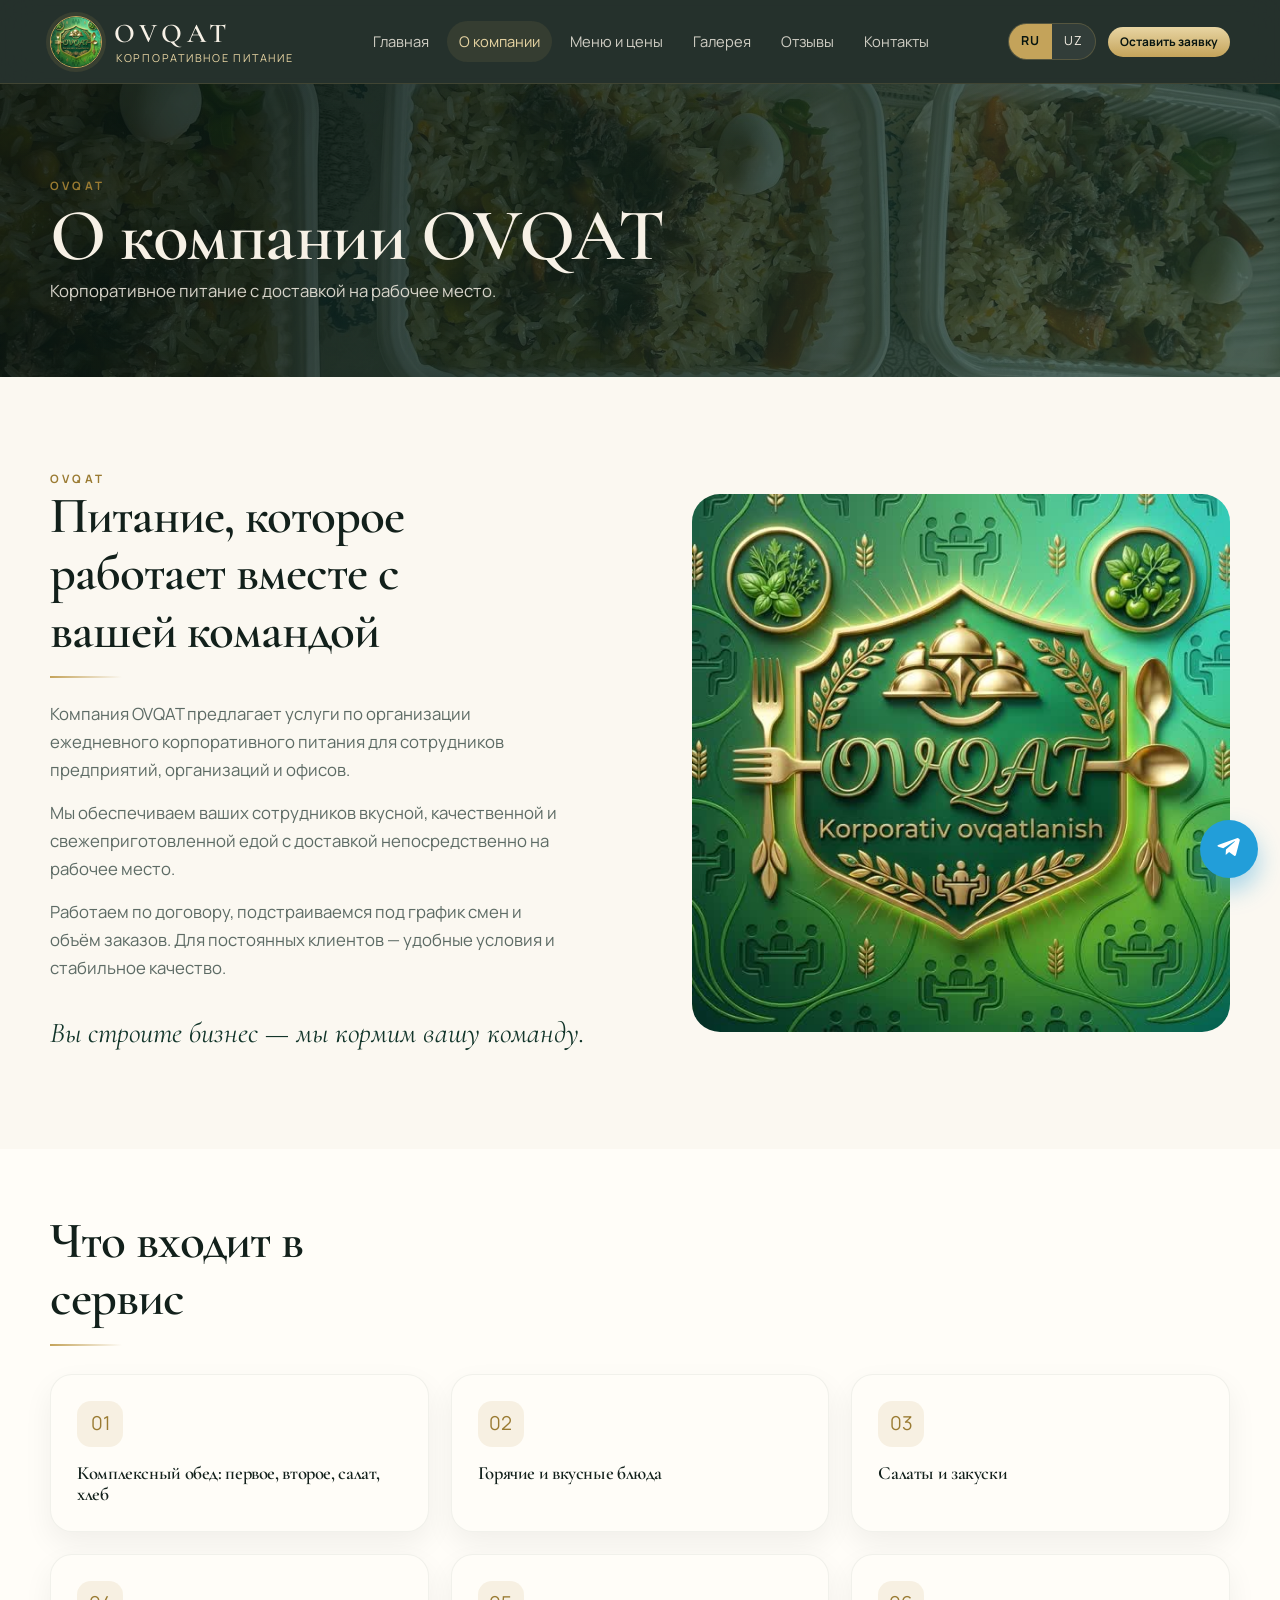
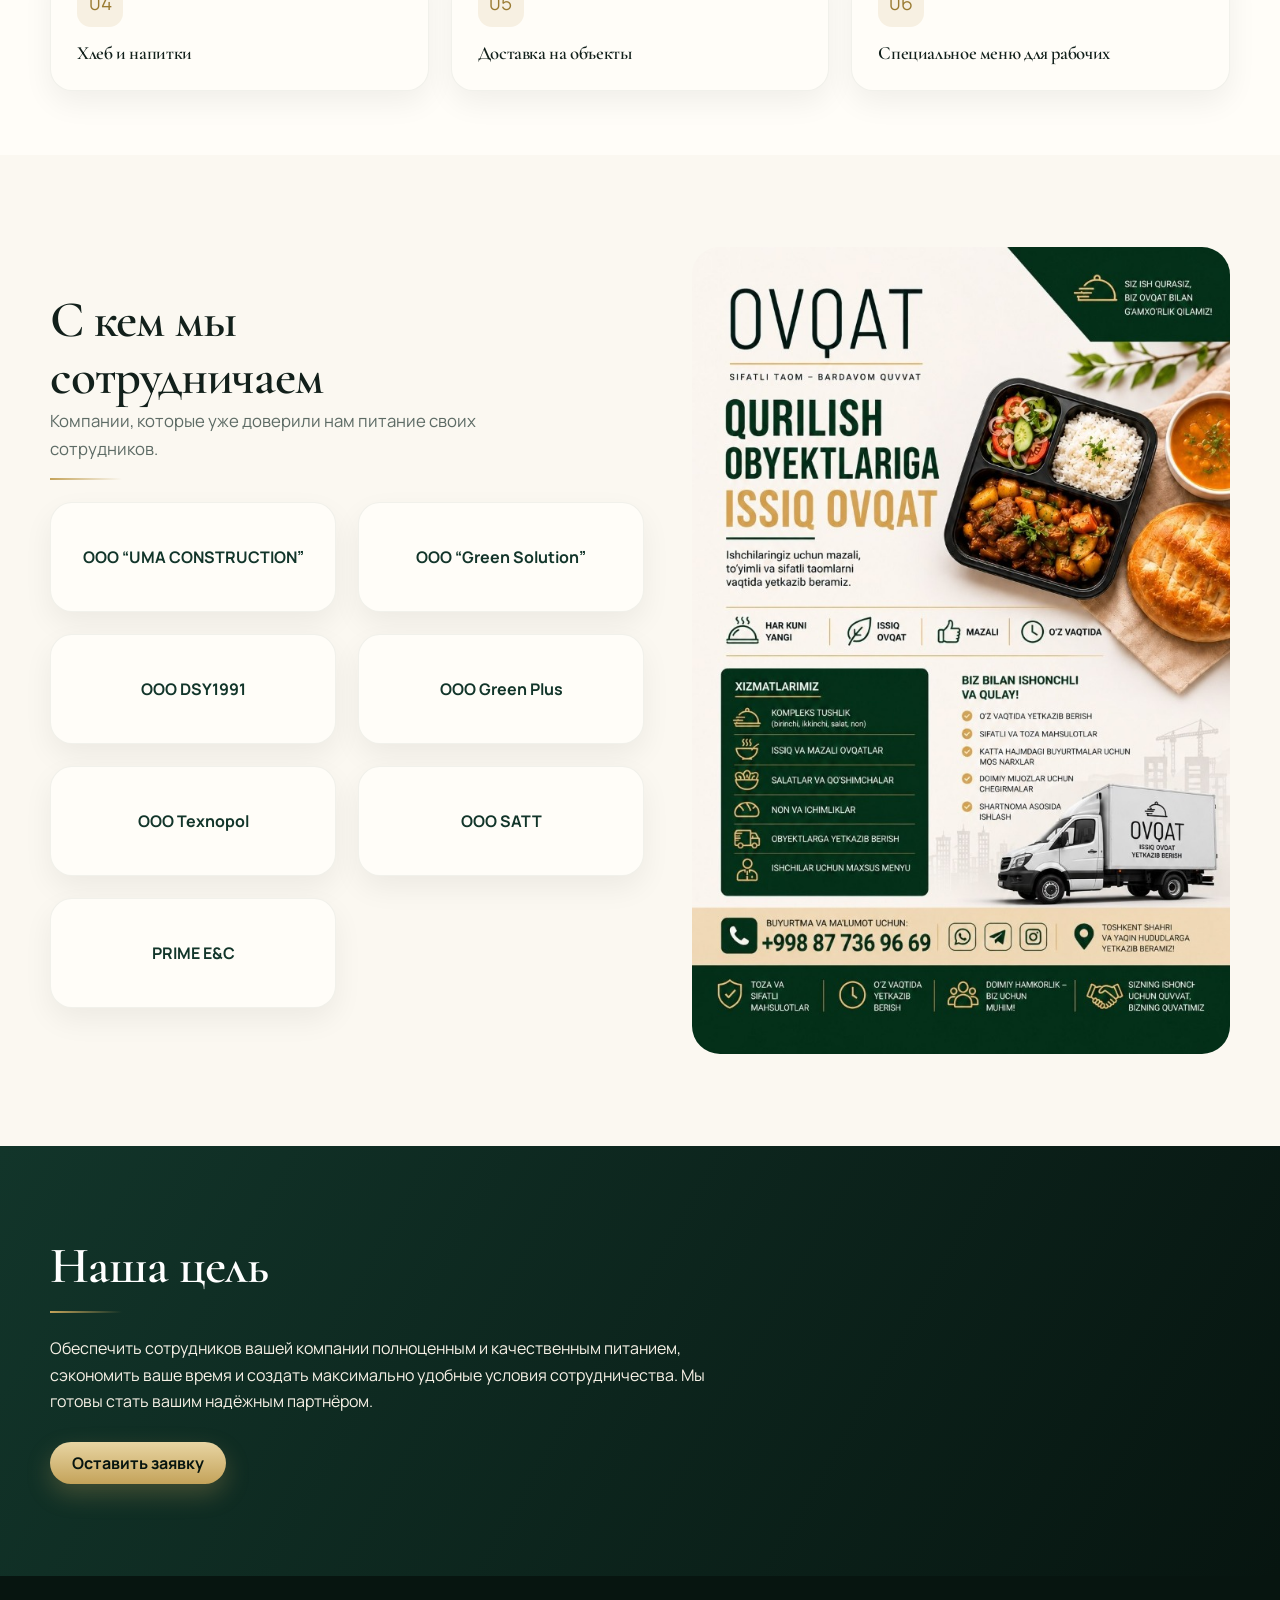
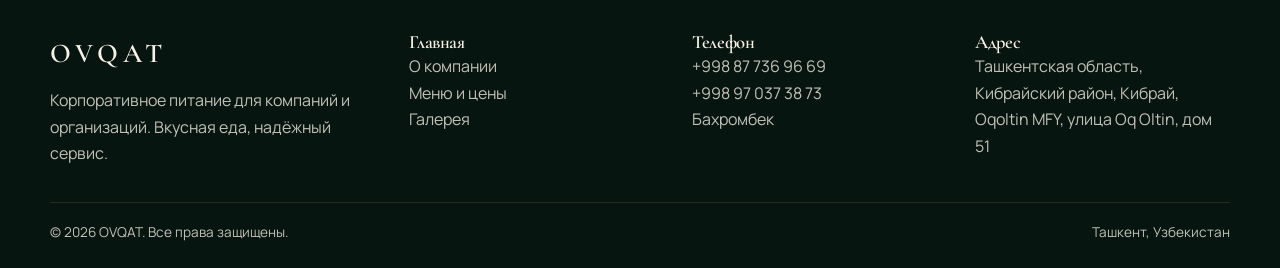
<file: about.html>
<!DOCTYPE html>
<html lang="ru">
<head>
  <meta charset="UTF-8">
  <meta name="viewport" content="width=device-width, initial-scale=1">
  <title>О компании — OVQAT</title>
  <meta name="description" content="OVQAT — корпоративное питание для сотрудников компаний и организаций в Ташкенте. Свежая еда с доставкой на объект.">
  <link rel="icon" href="favicon.svg" type="image/svg+xml">
  <link rel="preconnect" href="https://fonts.googleapis.com">
  <link rel="preconnect" href="https://fonts.gstatic.com" crossorigin>
  <link href="https://fonts.googleapis.com/css2?family=Cormorant+Garamond:ital,wght@0,600;1,600&family=Manrope:wght@400;600;700;800&display=swap" rel="stylesheet">
  <link rel="stylesheet" href="style.css">
</head>
<body data-page="about">
  <header class="header">
    <div class="header-inner">
      <a class="brand" href="index.html">
        <img src="logo.jpg" alt="OVQAT">
        <span>
          <span class="brand-name">OVQAT</span>
          <span class="brand-sub" data-i18n="brandSub">Корпоративное питание</span>
        </span>
      </a>
      <nav class="nav">
        <a href="index.html" data-page="home" data-i18n="navHome">Главная</a>
        <a href="about.html" data-page="about" data-i18n="navAbout">О компании</a>
        <a href="menu.html" data-page="menu" data-i18n="navMenu">Меню и цены</a>
        <a href="gallery.html" data-page="gallery" data-i18n="navGallery">Галерея</a>
        <a href="reviews.html" data-page="reviews" data-i18n="navReviews">Отзывы</a>
        <a href="contacts.html" data-page="contacts" data-i18n="navContacts">Контакты</a>
      </nav>
      <div class="header-actions">
        <div class="lang">
          <button type="button" data-lang="ru" class="active">RU</button>
          <button type="button" data-lang="uz">UZ</button>
        </div>
        <a class="btn btn-gold btn-sm" href="contacts.html" data-i18n="ctaOrder">Оставить заявку</a>
        <button class="menu-toggle" type="button" aria-label="menu"><span></span><span></span><span></span></button>
      </div>
    </div>
  </header>

  <section class="page-hero">
    <div class="container">
      <p class="eyebrow">OVQAT</p>
      <h1 data-i18n="aboutHero">О компании OVQAT</h1>
      <p class="section-lead" style="color:rgba(247,241,230,.85)" data-i18n="aboutLead">Корпоративное питание с доставкой на рабочее место.</p>
    </div>
  </section>

  <section class="section">
    <div class="container grid-2">
      <div>
        <p class="eyebrow" data-i18n="introEyebrow">OVQAT</p>
        <h2 class="section-title" data-i18n="introTitle">Питание, которое работает вместе с вашей командой</h2>
        <div class="gold-line"></div>
        <p class="section-lead" data-i18n="about1">Компания OVQAT предлагает услуги по организации ежедневного корпоративного питания для сотрудников предприятий, организаций и офисов.</p>
        <p class="section-lead" style="margin-top:16px" data-i18n="about2">Мы обеспечиваем ваших сотрудников вкусной, качественной и свежеприготовленной едой с доставкой непосредственно на рабочее место.</p>
        <p class="section-lead" style="margin-top:16px" data-i18n="about3">Работаем по договору, подстраиваемся под график смен и объём заказов. Для постоянных клиентов — удобные условия и стабильное качество.</p>
        <p class="quote" style="margin-top:28px" data-i18n="introQuote">Вы строите бизнес — мы кормим вашу команду.</p>
      </div>
      <div class="split-photo">
        <img src="logo.jpg" alt="Логотип OVQAT">
      </div>
    </div>
  </section>

  <section class="section tight" style="background:#fffdf8">
    <div class="container">
      <h2 class="section-title" data-i18n="servicesTitle">Что входит в сервис</h2>
      <div class="gold-line"></div>
      <div class="why" style="margin-top:28px">
        <article class="why-item"><div class="icon">01</div><h3 data-i18n="s1">Комплексный обед: первое, второе, салат, хлеб</h3></article>
        <article class="why-item"><div class="icon">02</div><h3 data-i18n="s2">Горячие и вкусные блюда</h3></article>
        <article class="why-item"><div class="icon">03</div><h3 data-i18n="s3">Салаты и закуски</h3></article>
        <article class="why-item"><div class="icon">04</div><h3 data-i18n="s4">Хлеб и напитки</h3></article>
        <article class="why-item"><div class="icon">05</div><h3 data-i18n="s5">Доставка на объекты</h3></article>
        <article class="why-item"><div class="icon">06</div><h3 data-i18n="s6">Специальное меню для рабочих</h3></article>
      </div>
    </div>
  </section>

  <section class="section">
    <div class="container grid-2">
      <div>
        <h2 class="section-title" data-i18n="whoTitle">С кем мы сотрудничаем</h2>
        <p class="section-lead" data-i18n="whoLead">Компании, которые уже доверили нам питание своих сотрудников.</p>
        <div class="gold-line"></div>
        <div class="partners" style="grid-template-columns:1fr 1fr; margin-top:20px">
          <div class="partner">OOO “UMA CONSTRUCTION”</div>
          <div class="partner">OOO “Green Solution”</div>
          <div class="partner">OOO DSY1991</div>
          <div class="partner">OOO Green Plus</div>
          <div class="partner">OOO Texnopol</div>
          <div class="partner">OOO SATT</div>
          <div class="partner">PRIME E&amp;C</div>
        </div>
      </div>
      <div class="split-photo">
        <img src="flyer-new.jpg" alt="OVQAT flyer">
      </div>
    </div>
  </section>

  <section class="section" style="background:linear-gradient(120deg,#12352a,#071510); color:#f7f1e6">
    <div class="container">
      <h2 class="section-title" style="color:#fff" data-i18n="goalTitle">Наша цель</h2>
      <div class="gold-line"></div>
      <p data-i18n="goalText" style="max-width:70ch">Обеспечить сотрудников вашей компании полноценным и качественным питанием, сэкономить ваше время и создать максимально удобные условия сотрудничества. Мы готовы стать вашим надёжным партнёром.</p>
      <p style="margin-top:28px"><a class="btn btn-gold" href="contacts.html" data-i18n="ctaOrder">Оставить заявку</a></p>
    </div>
  </section>

  <footer class="footer">
    <div class="container footer-grid">
      <div>
        <div class="brand-name">OVQAT</div>
        <p style="margin-top:10px" data-i18n="footerAbout">Корпоративное питание для компаний и организаций. Вкусная еда, надёжный сервис.</p>
      </div>
      <div>
        <h3 data-i18n="navHome">Главная</h3>
        <p><a href="about.html" data-i18n="navAbout">О компании</a></p>
        <p><a href="menu.html" data-i18n="navMenu">Меню и цены</a></p>
        <p><a href="gallery.html" data-i18n="navGallery">Галерея</a></p>
      </div>
      <div>
        <h3 data-i18n="phone">Телефон</h3>
        <p><a href="tel:+998877369669">+998 87 736 96 69</a></p>
        <p><a href="tel:+998970373873">+998 97 037 38 73</a></p>
        <p>Бахромбек</p>
      </div>
      <div>
        <h3 data-i18n="address">Адрес</h3>
        <p data-i18n="addressFull">Ташкентская область, Кибрайский район, Кибрай, Oqoltin MFY, улица Oq Oltin, дом 51</p>
      </div>
    </div>
    <div class="container footer-bottom">
      <span>© 2026 OVQAT. <span data-i18n="rights">Все права защищены.</span></span>
      <span data-i18n="city">Ташкент, Узбекистан</span>
    </div>
  </footer>
  <a class="telegram" href="https://t.me/ovqat_2026" target="_blank" rel="noopener" aria-label="Telegram">
    <svg width="26" height="26" viewBox="0 0 24 24" fill="currentColor" aria-hidden="true"><path d="M21.198 2.433a2.07 2.07 0 0 0-1.96-.363L2.54 8.13c-1.57.524-1.553 1.47-.3 1.85l4.43 1.382 10.24-6.46c.484-.3.928-.14.564.192l-8.28 7.47-.32 4.81c.47 0 .677-.216.94-.47l2.26-2.2 4.69 3.46c.86.475 1.48.23 1.7-.8L21.9 4.09c.22-1.07-.38-1.55-.7-1.66z"/></svg>
  </a>
  <script src="i18n.js"></script>
  <script src="app.js"></script>
</body>
</html>
</file>
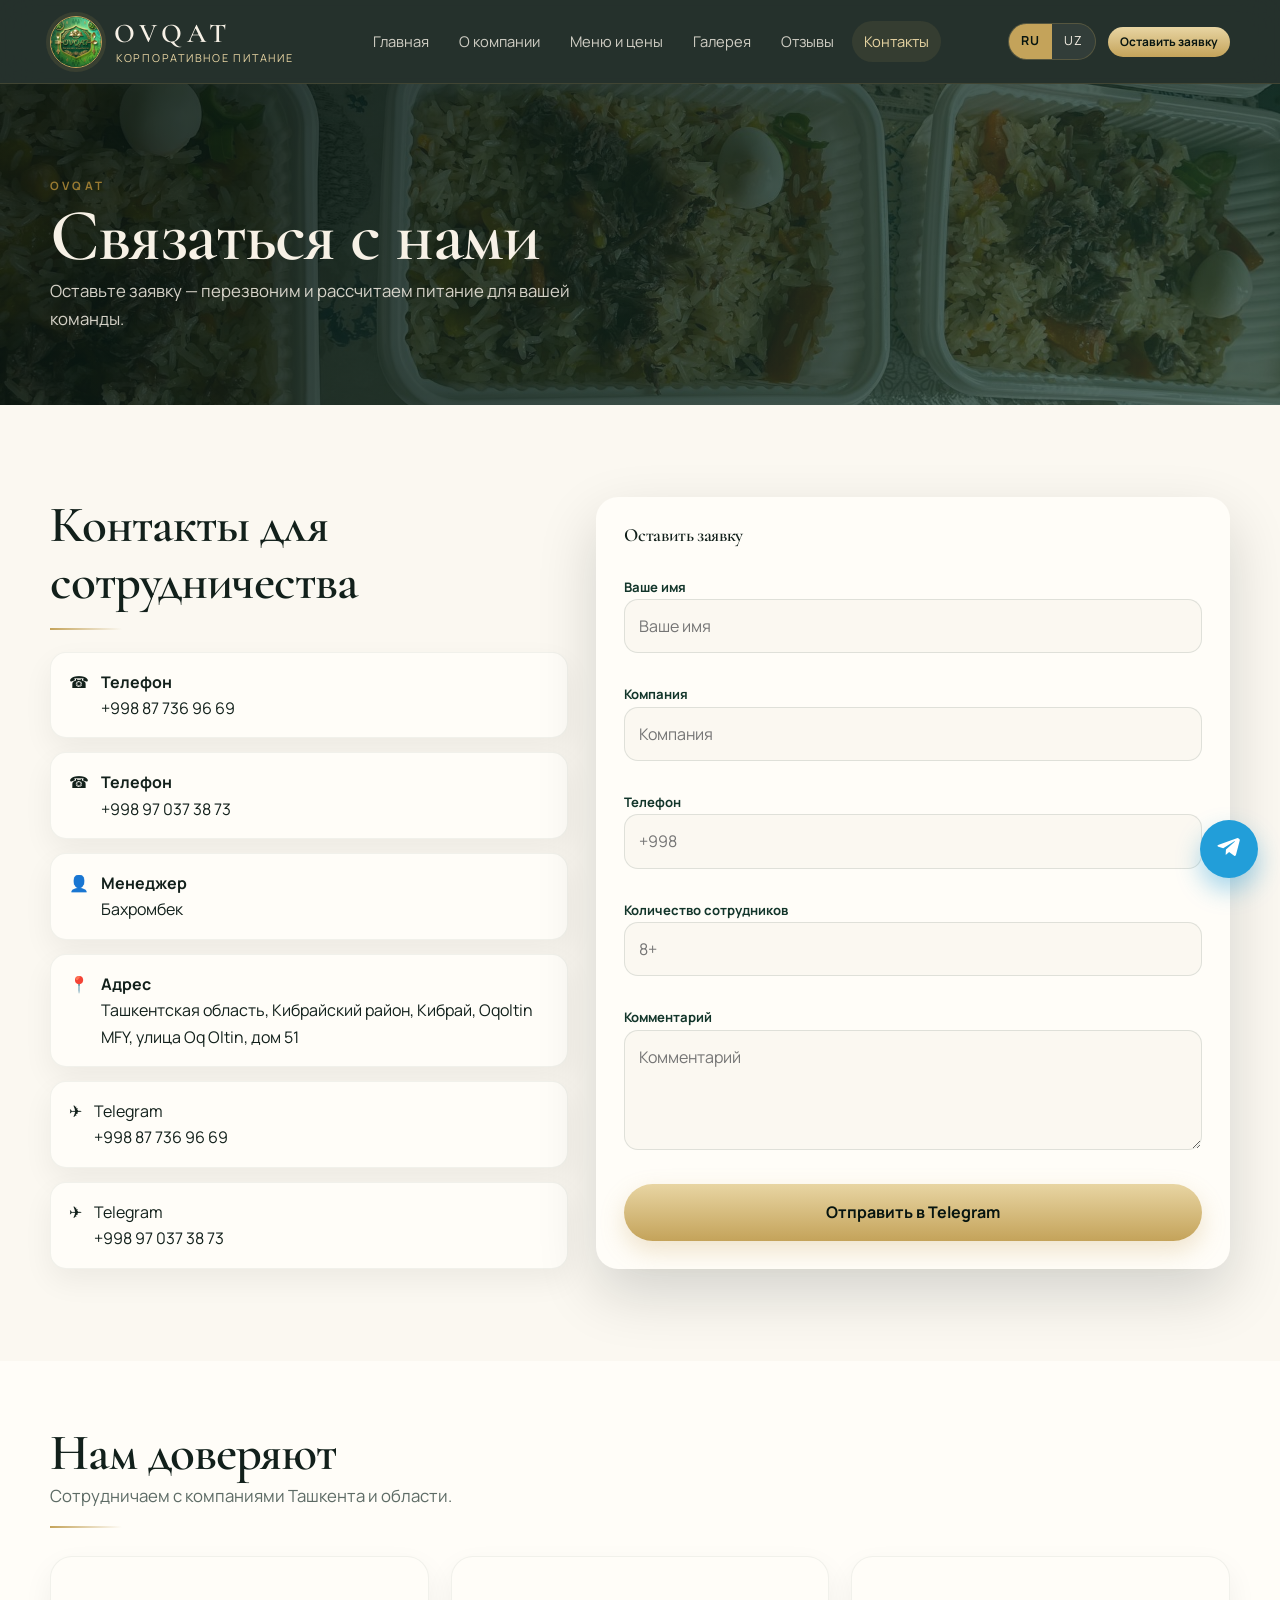
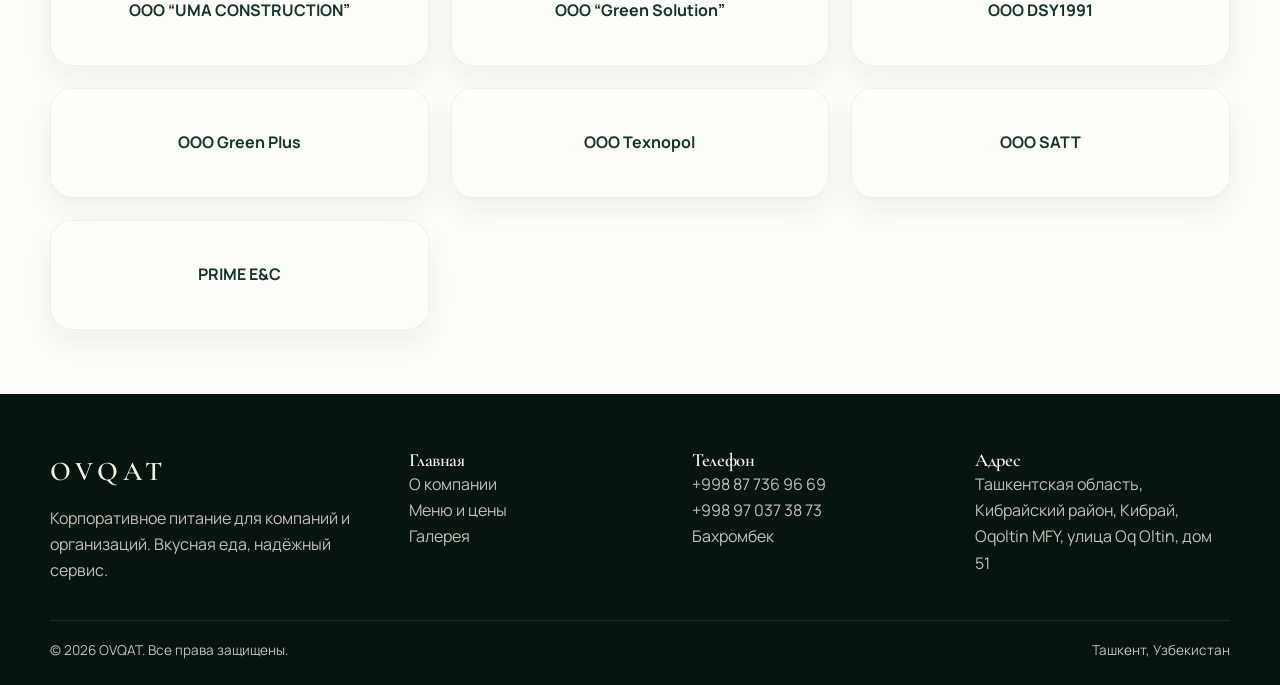
<file: contacts.html>
<!DOCTYPE html>
<html lang="ru">
<head>
  <meta charset="UTF-8">
  <meta name="viewport" content="width=device-width, initial-scale=1">
  <title>Контакты — OVQAT</title>
  <meta name="description" content="Связаться с OVQAT: +998 87 736 96 69, +998 97 037 38 73, Бахромбек. Кибрай, улица Oq Oltin, 51.">
  <link rel="icon" href="favicon.svg" type="image/svg+xml">
  <link rel="preconnect" href="https://fonts.googleapis.com">
  <link rel="preconnect" href="https://fonts.gstatic.com" crossorigin>
  <link href="https://fonts.googleapis.com/css2?family=Cormorant+Garamond:ital,wght@0,600;1,600&family=Manrope:wght@400;600;700;800&display=swap" rel="stylesheet">
  <link rel="stylesheet" href="style.css">
</head>
<body data-page="contacts">
  <header class="header">
    <div class="header-inner">
      <a class="brand" href="index.html">
        <img src="logo.jpg" alt="OVQAT">
        <span>
          <span class="brand-name">OVQAT</span>
          <span class="brand-sub" data-i18n="brandSub">Корпоративное питание</span>
        </span>
      </a>
      <nav class="nav">
        <a href="index.html" data-page="home" data-i18n="navHome">Главная</a>
        <a href="about.html" data-page="about" data-i18n="navAbout">О компании</a>
        <a href="menu.html" data-page="menu" data-i18n="navMenu">Меню и цены</a>
        <a href="gallery.html" data-page="gallery" data-i18n="navGallery">Галерея</a>
        <a href="reviews.html" data-page="reviews" data-i18n="navReviews">Отзывы</a>
        <a href="contacts.html" data-page="contacts" data-i18n="navContacts">Контакты</a>
      </nav>
      <div class="header-actions">
        <div class="lang">
          <button type="button" data-lang="ru" class="active">RU</button>
          <button type="button" data-lang="uz">UZ</button>
        </div>
        <a class="btn btn-gold btn-sm" href="#lead-form" data-i18n="ctaOrder">Оставить заявку</a>
        <button class="menu-toggle" type="button" aria-label="menu"><span></span><span></span><span></span></button>
      </div>
    </div>
  </header>

  <section class="page-hero">
    <div class="container">
      <p class="eyebrow">OVQAT</p>
      <h1 data-i18n="contactsHero">Связаться с нами</h1>
      <p class="section-lead" style="color:rgba(247,241,230,.85)" data-i18n="contactsLead">Оставьте заявку — перезвоним и рассчитаем питание для вашей команды.</p>
    </div>
  </section>

  <section class="section">
    <div class="container contact-grid">
      <div>
        <h2 class="section-title" data-i18n="contactsTitle">Контакты для сотрудничества</h2>
        <div class="gold-line"></div>
        <div class="contact-list">
          <a href="tel:+998877369669"><span>☎</span><span><b data-i18n="phone">Телефон</b><br>+998 87 736 96 69</span></a>
          <a href="tel:+998970373873"><span>☎</span><span><b data-i18n="phone">Телефон</b><br>+998 97 037 38 73</span></a>
          <p><span>👤</span><span><b data-i18n="manager">Менеджер</b><br>Бахромбек</span></p>
          <p><span>📍</span><span><b data-i18n="address">Адрес</b><br><span data-i18n="addressFull">Ташкентская область, Кибрайский район, Кибрай, Oqoltin MFY, улица Oq Oltin, дом 51</span></span></p>
          <a href="https://t.me/+998877369669" target="_blank" rel="noopener"><span>✈</span><span>Telegram<br>+998 87 736 96 69</span></a>
          <a href="https://t.me/ovqat_2026" target="_blank" rel="noopener"><span>✈</span><span>Telegram<br>+998 97 037 38 73</span></a>
        </div>
      </div>
      <form id="lead-form">
        <h3 data-i18n="ctaOrder">Оставить заявку</h3>
        <div>
          <label data-i18n="formName">Ваше имя</label>
          <input name="name" required data-i18n-placeholder="formName">
        </div>
        <div>
          <label data-i18n="formCompany">Компания</label>
          <input name="company" data-i18n-placeholder="formCompany">
        </div>
        <div>
          <label data-i18n="formPhone">Телефон</label>
          <input name="phone" required placeholder="+998">
        </div>
        <div>
          <label data-i18n="formPeople">Количество сотрудников</label>
          <input name="people" type="number" min="8" placeholder="8+">
        </div>
        <div>
          <label data-i18n="formMsg">Комментарий</label>
          <textarea name="message" data-i18n-placeholder="formMsg"></textarea>
        </div>
        <button class="btn btn-gold" type="submit" data-i18n="formSend">Отправить в Telegram</button>
      </form>
    </div>
  </section>

  <section class="section tight" style="background:#fffdf8">
    <div class="container">
      <h2 class="section-title" data-i18n="clientsTitle">Нам доверяют</h2>
      <p class="section-lead" data-i18n="clientsLead">Сотрудничаем с компаниями Ташкента и области.</p>
      <div class="gold-line"></div>
      <div class="partners" style="margin-top:28px">
        <div class="partner">OOO “UMA CONSTRUCTION”</div>
        <div class="partner">OOO “Green Solution”</div>
        <div class="partner">OOO DSY1991</div>
        <div class="partner">OOO Green Plus</div>
        <div class="partner">OOO Texnopol</div>
        <div class="partner">OOO SATT</div>
        <div class="partner">PRIME E&amp;C</div>
      </div>
    </div>
  </section>

  <footer class="footer">
    <div class="container footer-grid">
      <div>
        <div class="brand-name">OVQAT</div>
        <p style="margin-top:10px" data-i18n="footerAbout">Корпоративное питание для компаний и организаций. Вкусная еда, надёжный сервис.</p>
      </div>
      <div>
        <h3 data-i18n="navHome">Главная</h3>
        <p><a href="about.html" data-i18n="navAbout">О компании</a></p>
        <p><a href="menu.html" data-i18n="navMenu">Меню и цены</a></p>
        <p><a href="gallery.html" data-i18n="navGallery">Галерея</a></p>
      </div>
      <div>
        <h3 data-i18n="phone">Телефон</h3>
        <p><a href="tel:+998877369669">+998 87 736 96 69</a></p>
        <p><a href="tel:+998970373873">+998 97 037 38 73</a></p>
        <p>Бахромбек</p>
      </div>
      <div>
        <h3 data-i18n="address">Адрес</h3>
        <p data-i18n="addressFull">Ташкентская область, Кибрайский район, Кибрай, Oqoltin MFY, улица Oq Oltin, дом 51</p>
      </div>
    </div>
    <div class="container footer-bottom">
      <span>© 2026 OVQAT. <span data-i18n="rights">Все права защищены.</span></span>
      <span data-i18n="city">Ташкент, Узбекистан</span>
    </div>
  </footer>
  <a class="telegram" href="https://t.me/ovqat_2026" target="_blank" rel="noopener" aria-label="Telegram">
    <svg width="26" height="26" viewBox="0 0 24 24" fill="currentColor" aria-hidden="true"><path d="M21.198 2.433a2.07 2.07 0 0 0-1.96-.363L2.54 8.13c-1.57.524-1.553 1.47-.3 1.85l4.43 1.382 10.24-6.46c.484-.3.928-.14.564.192l-8.28 7.47-.32 4.81c.47 0 .677-.216.94-.47l2.26-2.2 4.69 3.46c.86.475 1.48.23 1.7-.8L21.9 4.09c.22-1.07-.38-1.55-.7-1.66z"/></svg>
  </a>
  <div class="toast"></div>
  <script src="i18n.js"></script>
  <script src="app.js"></script>
</body>
</html>
</file>
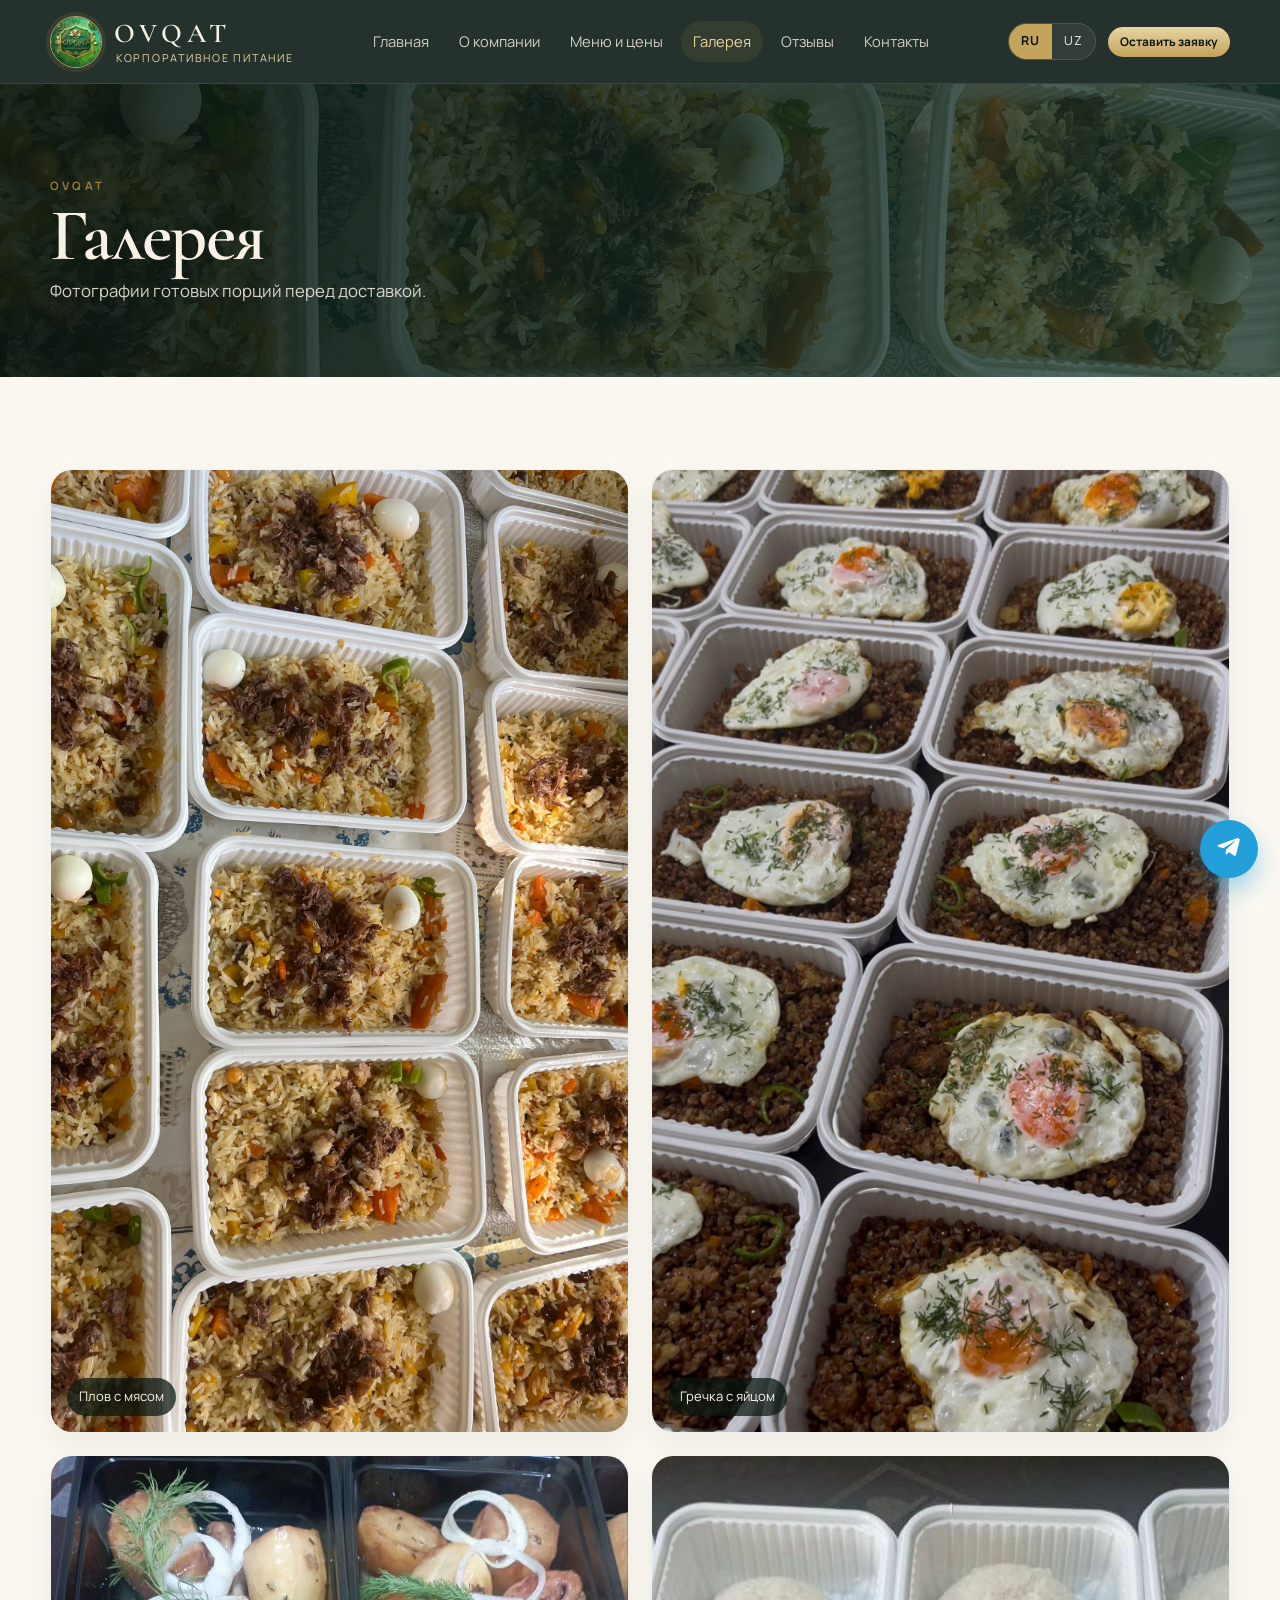
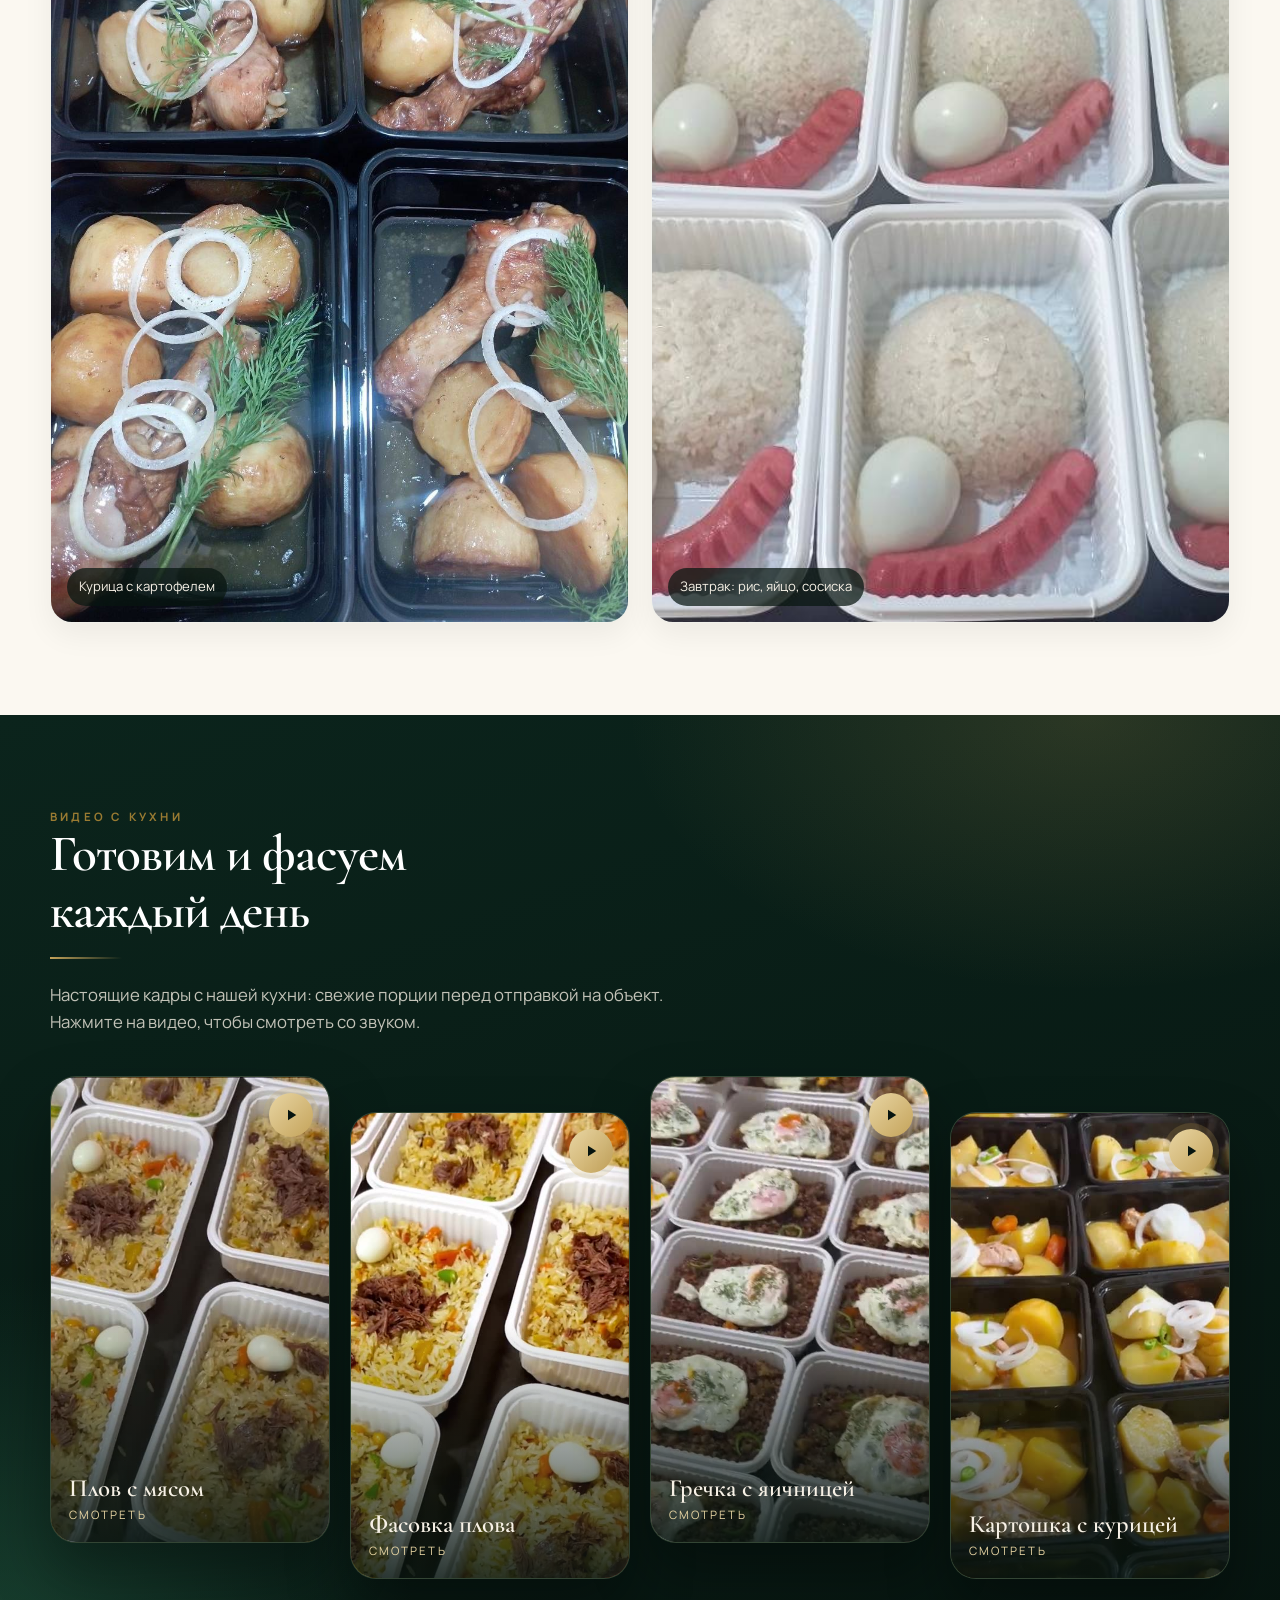
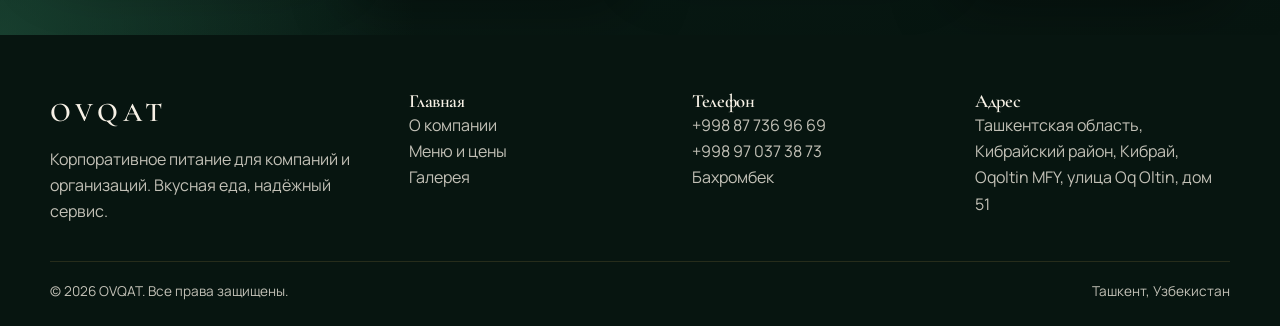
<file: gallery.html>
<!DOCTYPE html>
<html lang="ru">
<head>
  <meta charset="UTF-8">
  <meta name="viewport" content="width=device-width, initial-scale=1">
  <title>Галерея — OVQAT</title>
  <meta name="description" content="Фото готовых порций OVQAT: плов, гречка, курица, завтраки. Корпоративное питание в Ташкенте.">
  <link rel="icon" href="favicon.svg" type="image/svg+xml">
  <link rel="preconnect" href="https://fonts.googleapis.com">
  <link rel="preconnect" href="https://fonts.gstatic.com" crossorigin>
  <link href="https://fonts.googleapis.com/css2?family=Cormorant+Garamond:ital,wght@0,600;1,600&family=Manrope:wght@400;600;700;800&display=swap" rel="stylesheet">
  <link rel="stylesheet" href="style.css">
</head>
<body data-page="gallery">
  <header class="header">
    <div class="header-inner">
      <a class="brand" href="index.html">
        <img src="logo.jpg" alt="OVQAT">
        <span>
          <span class="brand-name">OVQAT</span>
          <span class="brand-sub" data-i18n="brandSub">Корпоративное питание</span>
        </span>
      </a>
      <nav class="nav">
        <a href="index.html" data-page="home" data-i18n="navHome">Главная</a>
        <a href="about.html" data-page="about" data-i18n="navAbout">О компании</a>
        <a href="menu.html" data-page="menu" data-i18n="navMenu">Меню и цены</a>
        <a href="gallery.html" data-page="gallery" data-i18n="navGallery">Галерея</a>
        <a href="reviews.html" data-page="reviews" data-i18n="navReviews">Отзывы</a>
        <a href="contacts.html" data-page="contacts" data-i18n="navContacts">Контакты</a>
      </nav>
      <div class="header-actions">
        <div class="lang">
          <button type="button" data-lang="ru" class="active">RU</button>
          <button type="button" data-lang="uz">UZ</button>
        </div>
        <a class="btn btn-gold btn-sm" href="contacts.html" data-i18n="ctaOrder">Оставить заявку</a>
        <button class="menu-toggle" type="button" aria-label="menu"><span></span><span></span><span></span></button>
      </div>
    </div>
  </header>

  <section class="page-hero">
    <div class="container">
      <p class="eyebrow">OVQAT</p>
      <h1 data-i18n="galleryHero">Галерея</h1>
      <p class="section-lead" style="color:rgba(247,241,230,.85)" data-i18n="galleryPageLead">Фотографии готовых порций перед доставкой.</p>
    </div>
  </section>

  <section class="section">
    <div class="container">
      <div class="gallery-grid">
        <figure class="gallery-item" data-full="food-plov.jpg">
          <img src="food-plov.jpg" alt="Плов">
          <figcaption data-i18n="g2">Плов с мясом</figcaption>
        </figure>
        <figure class="gallery-item" data-full="food-grechka.jpg">
          <img src="food-grechka.jpg" alt="Гречка">
          <figcaption data-i18n="g1">Гречка с яйцом</figcaption>
        </figure>
        <figure class="gallery-item" data-full="food-chicken.jpg">
          <img src="food-chicken.jpg" alt="Курица">
          <figcaption data-i18n="g3">Курица с картофелем</figcaption>
        </figure>
        <figure class="gallery-item" data-full="food-breakfast.jpg">
          <img src="food-breakfast.jpg" alt="Завтрак">
          <figcaption data-i18n="g4">Завтрак: рис, яйцо, сосиска</figcaption>
        </figure>
      </div>
    </div>
  </section>

  <section class="section video-section">
    <div class="container">
      <p class="eyebrow" data-i18n="videoEyebrow">Видео с кухни</p>
      <h2 class="section-title" data-i18n="videoTitle">Готовим и фасуем каждый день</h2>
      <div class="gold-line"></div>
      <p class="section-lead" data-i18n="videoLead">Настоящие кадры с нашей кухни: свежие порции перед отправкой на объект. Нажмите на видео, чтобы смотреть со звуком.</p>
      <div class="reels">
        <button class="reel" type="button" data-video="plov-1.mp4" style="--i:0">
          <video src="plov-1.mp4" poster="plov-1.jpg" muted loop playsinline preload="none" aria-hidden="true"></video>
          <span class="reel-play" aria-hidden="true"><svg viewBox="0 0 24 24" width="18" height="18" fill="currentColor"><path d="M8 5v14l11-7z"/></svg></span>
          <span class="reel-cap"><b data-i18n="v1">Плов с мясом</b><small data-i18n="videoHint">Смотреть</small></span>
        </button>
        <button class="reel" type="button" data-video="plov-2.mp4" style="--i:1">
          <video src="plov-2.mp4" poster="plov-2.jpg" muted loop playsinline preload="none" aria-hidden="true"></video>
          <span class="reel-play" aria-hidden="true"><svg viewBox="0 0 24 24" width="18" height="18" fill="currentColor"><path d="M8 5v14l11-7z"/></svg></span>
          <span class="reel-cap"><b data-i18n="v2">Фасовка плова</b><small data-i18n="videoHint">Смотреть</small></span>
        </button>
        <button class="reel" type="button" data-video="grechka.mp4" style="--i:2">
          <video src="grechka.mp4" poster="grechka.jpg" muted loop playsinline preload="none" aria-hidden="true"></video>
          <span class="reel-play" aria-hidden="true"><svg viewBox="0 0 24 24" width="18" height="18" fill="currentColor"><path d="M8 5v14l11-7z"/></svg></span>
          <span class="reel-cap"><b data-i18n="v3">Гречка с яичницей</b><small data-i18n="videoHint">Смотреть</small></span>
        </button>
        <button class="reel" type="button" data-video="kartoshka.mp4" style="--i:3">
          <video src="kartoshka.mp4" poster="kartoshka.jpg" muted loop playsinline preload="none" aria-hidden="true"></video>
          <span class="reel-play" aria-hidden="true"><svg viewBox="0 0 24 24" width="18" height="18" fill="currentColor"><path d="M8 5v14l11-7z"/></svg></span>
          <span class="reel-cap"><b data-i18n="v4">Картошка с курицей</b><small data-i18n="videoHint">Смотреть</small></span>
        </button>
      </div>
    </div>
  </section>

  <div class="lightbox"><img alt=""></div>
  <div class="video-lightbox" aria-hidden="true">
    <button class="video-close" type="button" aria-label="close">&times;</button>
    <video controls playsinline></video>
  </div>


  <footer class="footer">
    <div class="container footer-grid">
      <div>
        <div class="brand-name">OVQAT</div>
        <p style="margin-top:10px" data-i18n="footerAbout">Корпоративное питание для компаний и организаций. Вкусная еда, надёжный сервис.</p>
      </div>
      <div>
        <h3 data-i18n="navHome">Главная</h3>
        <p><a href="about.html" data-i18n="navAbout">О компании</a></p>
        <p><a href="menu.html" data-i18n="navMenu">Меню и цены</a></p>
        <p><a href="gallery.html" data-i18n="navGallery">Галерея</a></p>
      </div>
      <div>
        <h3 data-i18n="phone">Телефон</h3>
        <p><a href="tel:+998877369669">+998 87 736 96 69</a></p>
        <p><a href="tel:+998970373873">+998 97 037 38 73</a></p>
        <p>Бахромбек</p>
      </div>
      <div>
        <h3 data-i18n="address">Адрес</h3>
        <p data-i18n="addressFull">Ташкентская область, Кибрайский район, Кибрай, Oqoltin MFY, улица Oq Oltin, дом 51</p>
      </div>
    </div>
    <div class="container footer-bottom">
      <span>© 2026 OVQAT. <span data-i18n="rights">Все права защищены.</span></span>
      <span data-i18n="city">Ташкент, Узбекистан</span>
    </div>
  </footer>
  <a class="telegram" href="https://t.me/ovqat_2026" target="_blank" rel="noopener" aria-label="Telegram">
    <svg width="26" height="26" viewBox="0 0 24 24" fill="currentColor" aria-hidden="true"><path d="M21.198 2.433a2.07 2.07 0 0 0-1.96-.363L2.54 8.13c-1.57.524-1.553 1.47-.3 1.85l4.43 1.382 10.24-6.46c.484-.3.928-.14.564.192l-8.28 7.47-.32 4.81c.47 0 .677-.216.94-.47l2.26-2.2 4.69 3.46c.86.475 1.48.23 1.7-.8L21.9 4.09c.22-1.07-.38-1.55-.7-1.66z"/></svg>
  </a>
  <script src="i18n.js"></script>
  <script src="app.js"></script>
</body>
</html>
</file>
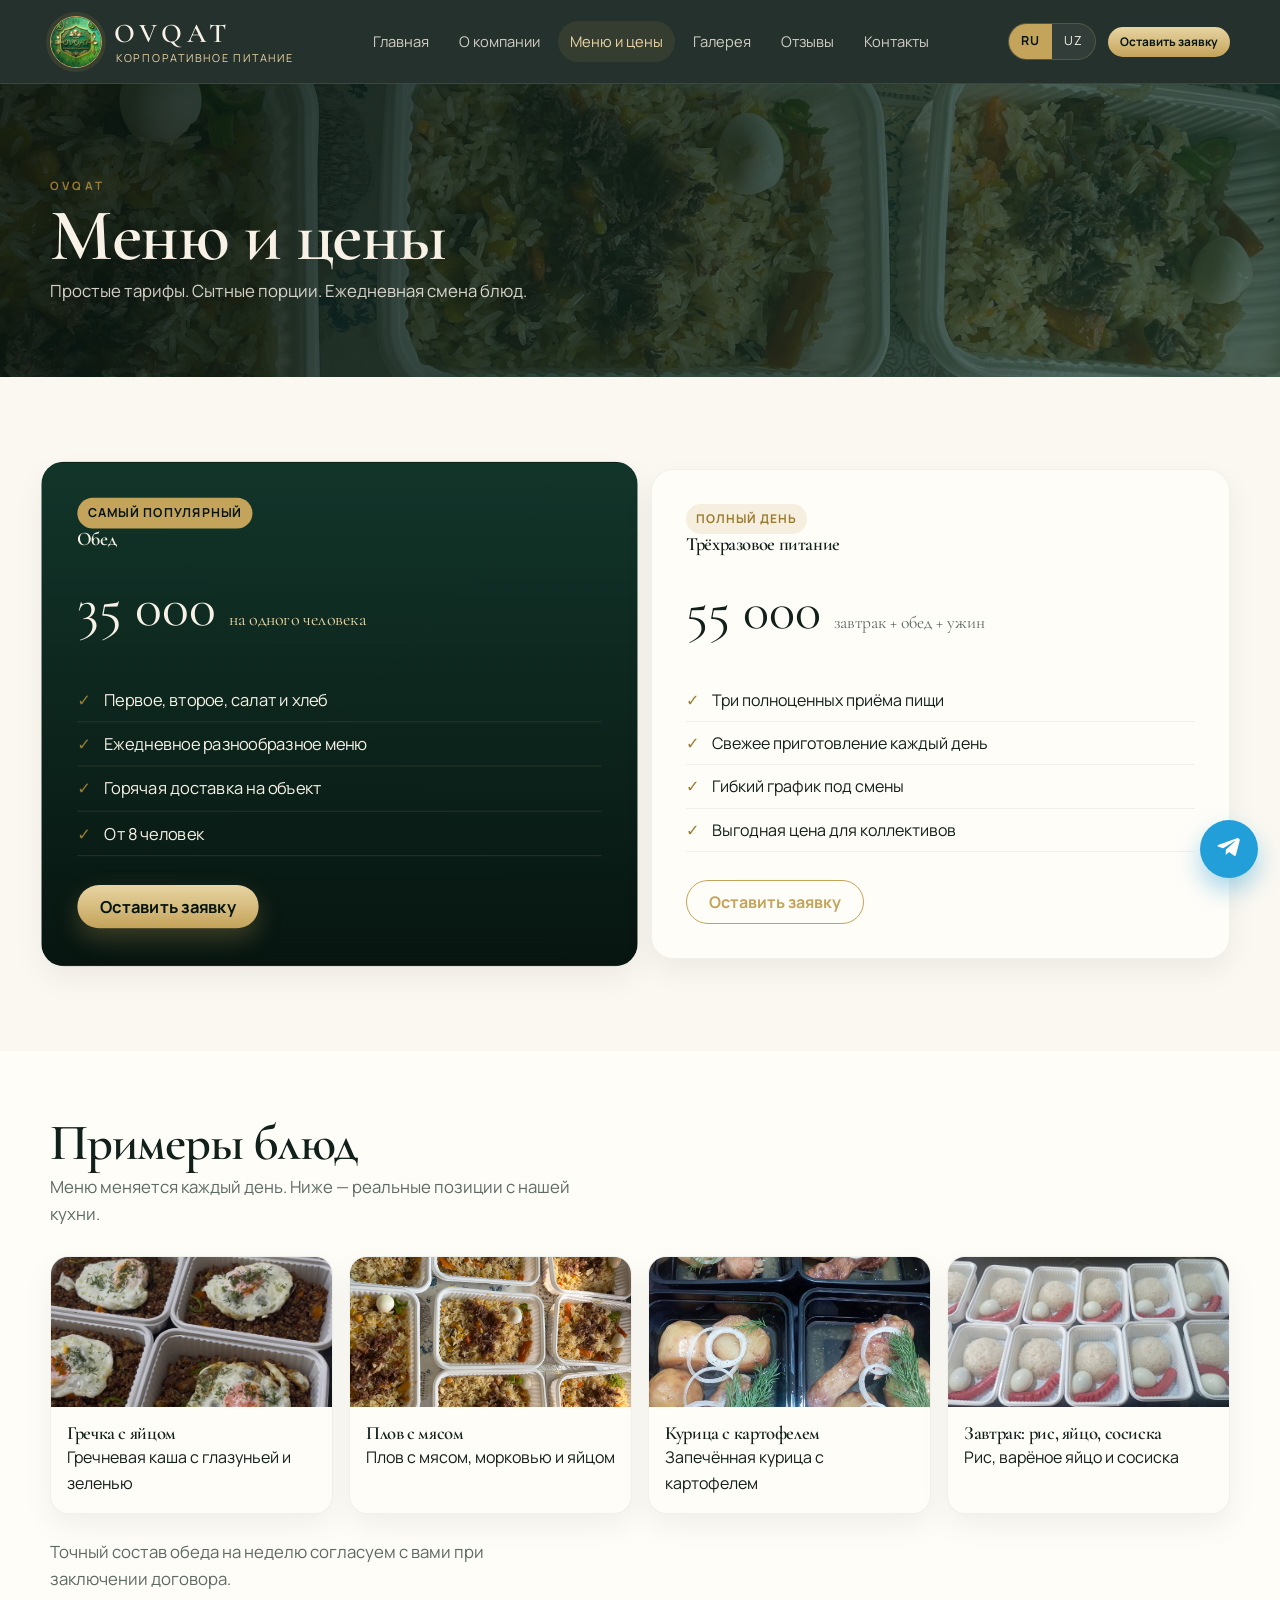
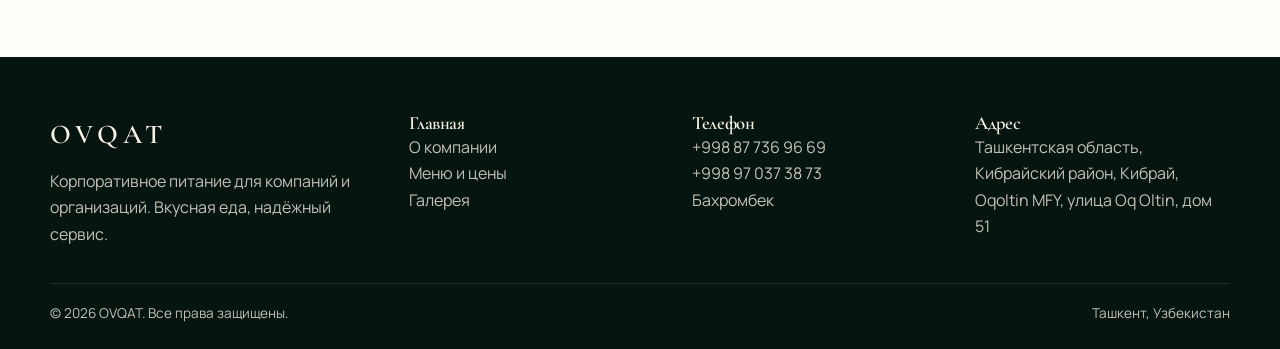
<file: menu.html>
<!DOCTYPE html>
<html lang="ru">
<head>
  <meta charset="UTF-8">
  <meta name="viewport" content="width=device-width, initial-scale=1">
  <title>Меню и цены — OVQAT</title>
  <meta name="description" content="Обед 35 000 сум, трёхразовое питание 55 000 сум. Корпоративное меню OVQAT для компаний Ташкента.">
  <link rel="icon" href="favicon.svg" type="image/svg+xml">
  <link rel="preconnect" href="https://fonts.googleapis.com">
  <link rel="preconnect" href="https://fonts.gstatic.com" crossorigin>
  <link href="https://fonts.googleapis.com/css2?family=Cormorant+Garamond:ital,wght@0,600;1,600&family=Manrope:wght@400;600;700;800&display=swap" rel="stylesheet">
  <link rel="stylesheet" href="style.css">
</head>
<body data-page="menu">
  <header class="header">
    <div class="header-inner">
      <a class="brand" href="index.html">
        <img src="logo.jpg" alt="OVQAT">
        <span>
          <span class="brand-name">OVQAT</span>
          <span class="brand-sub" data-i18n="brandSub">Корпоративное питание</span>
        </span>
      </a>
      <nav class="nav">
        <a href="index.html" data-page="home" data-i18n="navHome">Главная</a>
        <a href="about.html" data-page="about" data-i18n="navAbout">О компании</a>
        <a href="menu.html" data-page="menu" data-i18n="navMenu">Меню и цены</a>
        <a href="gallery.html" data-page="gallery" data-i18n="navGallery">Галерея</a>
        <a href="reviews.html" data-page="reviews" data-i18n="navReviews">Отзывы</a>
        <a href="contacts.html" data-page="contacts" data-i18n="navContacts">Контакты</a>
      </nav>
      <div class="header-actions">
        <div class="lang">
          <button type="button" data-lang="ru" class="active">RU</button>
          <button type="button" data-lang="uz">UZ</button>
        </div>
        <a class="btn btn-gold btn-sm" href="contacts.html" data-i18n="ctaOrder">Оставить заявку</a>
        <button class="menu-toggle" type="button" aria-label="menu"><span></span><span></span><span></span></button>
      </div>
    </div>
  </header>

  <section class="page-hero">
    <div class="container">
      <p class="eyebrow">OVQAT</p>
      <h1 data-i18n="menuHero">Меню и цены</h1>
      <p class="section-lead" style="color:rgba(247,241,230,.85)" data-i18n="menuLead">Простые тарифы. Сытные порции. Ежедневная смена блюд.</p>
    </div>
  </section>

  <section class="section">
    <div class="container">
      <div class="cards" style="grid-template-columns: repeat(2, 1fr);">
        <article class="price-card featured">
          <span class="tag" data-i18n="lunchTag">Самый популярный</span>
          <h3 data-i18n="lunchName">Обед</h3>
          <div class="price">35 000 <small data-i18n="lunchNote">на одного человека</small></div>
          <ul>
            <li data-i18n="lunch1">Первое, второе, салат и хлеб</li>
            <li data-i18n="lunch2">Ежедневное разнообразное меню</li>
            <li data-i18n="lunch3">Горячая доставка на объект</li>
            <li data-i18n="lunch4">От 8 человек</li>
          </ul>
          <a class="btn btn-gold" href="contacts.html" data-i18n="ctaOrder">Оставить заявку</a>
        </article>
        <article class="price-card">
          <span class="tag" data-i18n="threeTag">Полный день</span>
          <h3 data-i18n="threeName">Трёхразовое питание</h3>
          <div class="price">55 000 <small data-i18n="threeNote">завтрак + обед + ужин</small></div>
          <ul>
            <li data-i18n="three1">Три полноценных приёма пищи</li>
            <li data-i18n="three2">Свежее приготовление каждый день</li>
            <li data-i18n="three3">Гибкий график под смены</li>
            <li data-i18n="three4">Выгодная цена для коллективов</li>
          </ul>
          <a class="btn btn-outline" href="contacts.html" data-i18n="ctaOrder">Оставить заявку</a>
        </article>
      </div>
    </div>
  </section>

  <section class="section tight" style="background:#fffdf8">
    <div class="container">
      <h2 class="section-title" data-i18n="sampleTitle">Примеры блюд</h2>
      <p class="section-lead" data-i18n="sampleLead">Меню меняется каждый день. Ниже — реальные позиции с нашей кухни.</p>
      <div class="menu-sample" style="margin-top:28px">
        <article class="day">
          <img src="food-grechka.jpg" alt="">
          <div><h3 data-i18n="g1">Гречка с яйцом</h3><p data-i18n="d1">Гречневая каша с глазуньей и зеленью</p></div>
        </article>
        <article class="day">
          <img src="food-plov.jpg" alt="">
          <div><h3 data-i18n="g2">Плов с мясом</h3><p data-i18n="d2">Плов с мясом, морковью и яйцом</p></div>
        </article>
        <article class="day">
          <img src="food-chicken.jpg" alt="">
          <div><h3 data-i18n="g3">Курица с картофелем</h3><p data-i18n="d3">Запечённая курица с картофелем</p></div>
        </article>
        <article class="day">
          <img src="food-breakfast.jpg" alt="">
          <div><h3 data-i18n="g4">Завтрак: рис, яйцо, сосиска</h3><p data-i18n="d4">Рис, варёное яйцо и сосиска</p></div>
        </article>
      </div>
      <p class="section-lead" style="margin-top:24px" data-i18n="note">Точный состав обеда на неделю согласуем с вами при заключении договора.</p>
    </div>
  </section>

  <footer class="footer">
    <div class="container footer-grid">
      <div>
        <div class="brand-name">OVQAT</div>
        <p style="margin-top:10px" data-i18n="footerAbout">Корпоративное питание для компаний и организаций. Вкусная еда, надёжный сервис.</p>
      </div>
      <div>
        <h3 data-i18n="navHome">Главная</h3>
        <p><a href="about.html" data-i18n="navAbout">О компании</a></p>
        <p><a href="menu.html" data-i18n="navMenu">Меню и цены</a></p>
        <p><a href="gallery.html" data-i18n="navGallery">Галерея</a></p>
      </div>
      <div>
        <h3 data-i18n="phone">Телефон</h3>
        <p><a href="tel:+998877369669">+998 87 736 96 69</a></p>
        <p><a href="tel:+998970373873">+998 97 037 38 73</a></p>
        <p>Бахромбек</p>
      </div>
      <div>
        <h3 data-i18n="address">Адрес</h3>
        <p data-i18n="addressFull">Ташкентская область, Кибрайский район, Кибрай, Oqoltin MFY, улица Oq Oltin, дом 51</p>
      </div>
    </div>
    <div class="container footer-bottom">
      <span>© 2026 OVQAT. <span data-i18n="rights">Все права защищены.</span></span>
      <span data-i18n="city">Ташкент, Узбекистан</span>
    </div>
  </footer>
  <a class="telegram" href="https://t.me/ovqat_2026" target="_blank" rel="noopener" aria-label="Telegram">
    <svg width="26" height="26" viewBox="0 0 24 24" fill="currentColor" aria-hidden="true"><path d="M21.198 2.433a2.07 2.07 0 0 0-1.96-.363L2.54 8.13c-1.57.524-1.553 1.47-.3 1.85l4.43 1.382 10.24-6.46c.484-.3.928-.14.564.192l-8.28 7.47-.32 4.81c.47 0 .677-.216.94-.47l2.26-2.2 4.69 3.46c.86.475 1.48.23 1.7-.8L21.9 4.09c.22-1.07-.38-1.55-.7-1.66z"/></svg>
  </a>
  <script src="i18n.js"></script>
  <script src="app.js"></script>
</body>
</html>
</file>
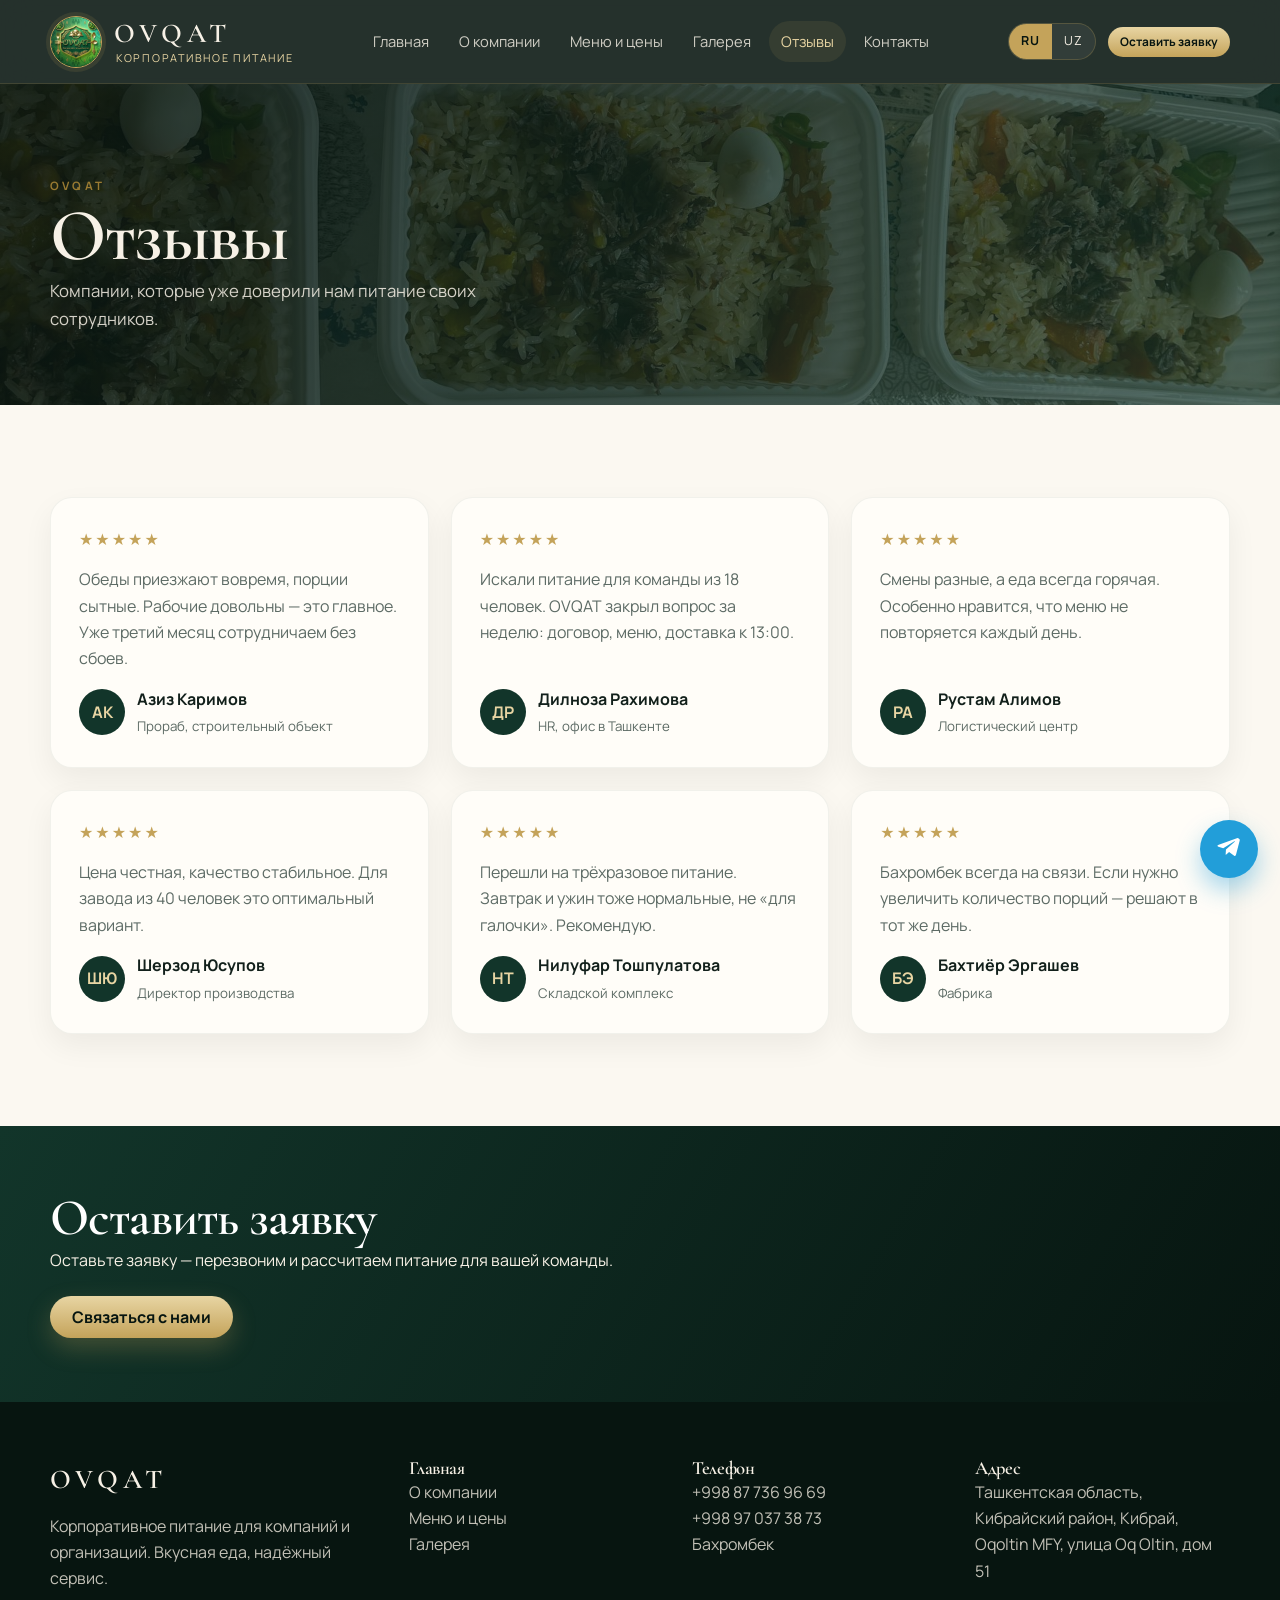
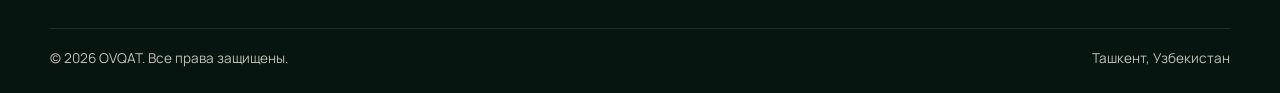
<file: reviews.html>
<!DOCTYPE html>
<html lang="ru">
<head>
  <meta charset="UTF-8">
  <meta name="viewport" content="width=device-width, initial-scale=1">
  <title>Отзывы — OVQAT</title>
  <meta name="description" content="Отзывы компаний о корпоративном питании OVQAT в Ташкенте.">
  <link rel="icon" href="favicon.svg" type="image/svg+xml">
  <link rel="preconnect" href="https://fonts.googleapis.com">
  <link rel="preconnect" href="https://fonts.gstatic.com" crossorigin>
  <link href="https://fonts.googleapis.com/css2?family=Cormorant+Garamond:ital,wght@0,600;1,600&family=Manrope:wght@400;600;700;800&display=swap" rel="stylesheet">
  <link rel="stylesheet" href="style.css">
</head>
<body data-page="reviews">
  <header class="header">
    <div class="header-inner">
      <a class="brand" href="index.html">
        <img src="logo.jpg" alt="OVQAT">
        <span>
          <span class="brand-name">OVQAT</span>
          <span class="brand-sub" data-i18n="brandSub">Корпоративное питание</span>
        </span>
      </a>
      <nav class="nav">
        <a href="index.html" data-page="home" data-i18n="navHome">Главная</a>
        <a href="about.html" data-page="about" data-i18n="navAbout">О компании</a>
        <a href="menu.html" data-page="menu" data-i18n="navMenu">Меню и цены</a>
        <a href="gallery.html" data-page="gallery" data-i18n="navGallery">Галерея</a>
        <a href="reviews.html" data-page="reviews" data-i18n="navReviews">Отзывы</a>
        <a href="contacts.html" data-page="contacts" data-i18n="navContacts">Контакты</a>
      </nav>
      <div class="header-actions">
        <div class="lang">
          <button type="button" data-lang="ru" class="active">RU</button>
          <button type="button" data-lang="uz">UZ</button>
        </div>
        <a class="btn btn-gold btn-sm" href="contacts.html" data-i18n="ctaOrder">Оставить заявку</a>
        <button class="menu-toggle" type="button" aria-label="menu"><span></span><span></span><span></span></button>
      </div>
    </div>
  </header>

  <section class="page-hero">
    <div class="container">
      <p class="eyebrow">OVQAT</p>
      <h1 data-i18n="reviewsHero">Отзывы</h1>
      <p class="section-lead" style="color:rgba(247,241,230,.85)" data-i18n="reviewsLead">Компании, которые уже доверили нам питание своих сотрудников.</p>
    </div>
  </section>

  <section class="section">
    <div class="container">
      <div class="reviews-grid">
        <article class="review">
          <div class="stars">★★★★★</div>
          <p data-i18n="r1t">Обеды приезжают вовремя, порции сытные. Рабочие довольны — это главное. Уже третий месяц сотрудничаем без сбоев.</p>
          <div class="who"><div class="avatar">АК</div><div><b data-i18n="r1n">Азиз Каримов</b><br><small data-i18n="r1r">Прораб, строительный объект</small></div></div>
        </article>
        <article class="review">
          <div class="stars">★★★★★</div>
          <p data-i18n="r2t">Искали питание для команды из 18 человек. OVQAT закрыл вопрос за неделю: договор, меню, доставка к 13:00.</p>
          <div class="who"><div class="avatar">ДР</div><div><b data-i18n="r2n">Дилноза Рахимова</b><br><small data-i18n="r2r">HR, офис в Ташкенте</small></div></div>
        </article>
        <article class="review">
          <div class="stars">★★★★★</div>
          <p data-i18n="r3t">Смены разные, а еда всегда горячая. Особенно нравится, что меню не повторяется каждый день.</p>
          <div class="who"><div class="avatar">РА</div><div><b data-i18n="r3n">Рустам Алимов</b><br><small data-i18n="r3r">Логистический центр</small></div></div>
        </article>
        <article class="review">
          <div class="stars">★★★★★</div>
          <p data-i18n="r4t">Цена честная, качество стабильное. Для завода из 40 человек это оптимальный вариант.</p>
          <div class="who"><div class="avatar">ШЮ</div><div><b data-i18n="r4n">Шерзод Юсупов</b><br><small data-i18n="r4r">Директор производства</small></div></div>
        </article>
        <article class="review">
          <div class="stars">★★★★★</div>
          <p data-i18n="r5t">Перешли на трёхразовое питание. Завтрак и ужин тоже нормальные, не «для галочки». Рекомендую.</p>
          <div class="who"><div class="avatar">НТ</div><div><b data-i18n="r5n">Нилуфар Тошпулатова</b><br><small data-i18n="r5r">Складской комплекс</small></div></div>
        </article>
        <article class="review">
          <div class="stars">★★★★★</div>
          <p data-i18n="r6t">Бахромбек всегда на связи. Если нужно увеличить количество порций — решают в тот же день.</p>
          <div class="who"><div class="avatar">БЭ</div><div><b data-i18n="r6n">Бахтиёр Эргашев</b><br><small data-i18n="r6r">Фабрика</small></div></div>
        </article>
      </div>
    </div>
  </section>

  <section class="section tight" style="background:linear-gradient(120deg,#12352a,#071510); color:#f7f1e6">
    <div class="container">
      <h2 class="section-title" style="color:#fff" data-i18n="ctaOrder">Оставить заявку</h2>
      <p data-i18n="contactsLead">Оставьте заявку — перезвоним и рассчитаем питание для вашей команды.</p>
      <p style="margin-top:22px"><a class="btn btn-gold" href="contacts.html" data-i18n="heroBtn2">Связаться с нами</a></p>
    </div>
  </section>

  <footer class="footer">
    <div class="container footer-grid">
      <div>
        <div class="brand-name">OVQAT</div>
        <p style="margin-top:10px" data-i18n="footerAbout">Корпоративное питание для компаний и организаций. Вкусная еда, надёжный сервис.</p>
      </div>
      <div>
        <h3 data-i18n="navHome">Главная</h3>
        <p><a href="about.html" data-i18n="navAbout">О компании</a></p>
        <p><a href="menu.html" data-i18n="navMenu">Меню и цены</a></p>
        <p><a href="gallery.html" data-i18n="navGallery">Галерея</a></p>
      </div>
      <div>
        <h3 data-i18n="phone">Телефон</h3>
        <p><a href="tel:+998877369669">+998 87 736 96 69</a></p>
        <p><a href="tel:+998970373873">+998 97 037 38 73</a></p>
        <p>Бахромбек</p>
      </div>
      <div>
        <h3 data-i18n="address">Адрес</h3>
        <p data-i18n="addressFull">Ташкентская область, Кибрайский район, Кибрай, Oqoltin MFY, улица Oq Oltin, дом 51</p>
      </div>
    </div>
    <div class="container footer-bottom">
      <span>© 2026 OVQAT. <span data-i18n="rights">Все права защищены.</span></span>
      <span data-i18n="city">Ташкент, Узбекистан</span>
    </div>
  </footer>
  <a class="telegram" href="https://t.me/ovqat_2026" target="_blank" rel="noopener" aria-label="Telegram">
    <svg width="26" height="26" viewBox="0 0 24 24" fill="currentColor" aria-hidden="true"><path d="M21.198 2.433a2.07 2.07 0 0 0-1.96-.363L2.54 8.13c-1.57.524-1.553 1.47-.3 1.85l4.43 1.382 10.24-6.46c.484-.3.928-.14.564.192l-8.28 7.47-.32 4.81c.47 0 .677-.216.94-.47l2.26-2.2 4.69 3.46c.86.475 1.48.23 1.7-.8L21.9 4.09c.22-1.07-.38-1.55-.7-1.66z"/></svg>
  </a>
  <script src="i18n.js"></script>
  <script src="app.js"></script>
</body>
</html>
</file>
<file: style.css>
:root {
  --forest-950: #071510;
  --forest-900: #0b241c;
  --forest-800: #12352a;
  --forest-700: #1b4332;
  --forest-600: #245c44;
  --gold: #c4a35a;
  --gold-soft: #e8d5a3;
  --gold-deep: #9a7b32;
  --cream: #f7f1e6;
  --cream-2: #fbf8f1;
  --paper: #fffdf8;
  --ink: #12201b;
  --muted: #5d6b65;
  --line: rgba(196, 163, 90, 0.28);
  --white: #ffffff;
  --shadow: 0 24px 60px rgba(7, 21, 16, 0.16);
  --radius: 22px;
  --header-h: 84px;
  --max: 1180px;
  --ease: cubic-bezier(0.22, 1, 0.36, 1);
}

*,
*::before,
*::after {
  box-sizing: border-box;
  margin: 0;
  padding: 0;
}

html {
  scroll-behavior: smooth;
}

body {
  font-family: "Manrope", system-ui, sans-serif;
  color: var(--ink);
  background: var(--cream-2);
  line-height: 1.65;
  min-height: 100vh;
  overflow-x: hidden;
}

img {
  max-width: 100%;
  display: block;
}

a {
  color: inherit;
  text-decoration: none;
}

button,
input,
textarea,
select {
  font: inherit;
}

.container {
  width: min(var(--max), calc(100% - 40px));
  margin-inline: auto;
}

.gold-line {
  width: 72px;
  height: 2px;
  background: linear-gradient(90deg, var(--gold), transparent);
  margin: 16px 0 22px;
}

.gold-line.center {
  margin-inline: auto;
}

.eyebrow {
  letter-spacing: 0.28em;
  text-transform: uppercase;
  font-size: 0.72rem;
  color: var(--gold-deep);
  font-weight: 700;
}

h1,
h2,
h3,
.display {
  font-family: "Cormorant Garamond", Georgia, serif;
  font-weight: 600;
  line-height: 1.12;
  letter-spacing: -0.02em;
}

.section {
  padding: 92px 0;
}

.section.tight {
  padding: 64px 0;
}

.section-title {
  font-size: clamp(2rem, 4vw, 3.4rem);
  max-width: 16ch;
}

.section-lead {
  color: var(--muted);
  max-width: 52ch;
  font-size: 1.05rem;
}

.header {
  position: sticky;
  top: 0;
  z-index: 50;
  height: var(--header-h);
  display: flex;
  align-items: center;
  background: rgba(7, 21, 16, 0.88);
  backdrop-filter: blur(18px);
  border-bottom: 1px solid rgba(196, 163, 90, 0.18);
}

.header-inner {
  display: flex;
  align-items: center;
  justify-content: space-between;
  gap: 24px;
  width: min(var(--max), calc(100% - 40px));
  margin-inline: auto;
}

.brand {
  display: flex;
  align-items: center;
  gap: 12px;
  color: var(--cream);
  flex-shrink: 0;
}

.brand > span {
  display: flex;
  flex-direction: column;
  align-items: flex-start;
  line-height: 1.1;
  white-space: nowrap;
}

.brand img {
  width: 52px;
  height: 52px;
  object-fit: cover;
  border-radius: 50%;
  border: 1.5px solid var(--gold);
  box-shadow: 0 0 0 4px rgba(196, 163, 90, 0.12);
}

.brand-name {
  font-family: "Cormorant Garamond", serif;
  font-size: 1.7rem;
  letter-spacing: 0.18em;
  font-weight: 600;
}

.brand-sub {
  font-size: 0.68rem;
  letter-spacing: 0.16em;
  text-transform: uppercase;
  color: var(--gold-soft);
  margin-top: 4px;
  padding-left: 2px;
}

.nav {
  display: flex;
  align-items: center;
  gap: 6px;
}

.nav a {
  color: rgba(247, 241, 230, 0.82);
  font-size: 0.92rem;
  padding: 8px 12px;
  border-radius: 999px;
  white-space: nowrap;
  transition: 0.25s var(--ease);
}

@media (max-width: 1240px) {
  .nav { gap: 2px; }
  .nav a { padding: 8px 8px; font-size: 0.86rem; }
}

.nav a:hover,
.nav a.active {
  color: var(--gold-soft);
  background: rgba(196, 163, 90, 0.1);
}

.header-actions {
  display: flex;
  align-items: center;
  gap: 12px;
}

.lang {
  display: flex;
  background: rgba(255, 255, 255, 0.06);
  border: 1px solid rgba(196, 163, 90, 0.25);
  border-radius: 999px;
  overflow: hidden;
}

.lang button {
  border: 0;
  background: transparent;
  color: var(--cream);
  padding: 7px 12px;
  cursor: pointer;
  font-size: 0.78rem;
  letter-spacing: 0.08em;
}

.lang button.active {
  background: var(--gold);
  color: var(--forest-950);
  font-weight: 700;
}

.btn {
  display: inline-flex;
  align-items: center;
  justify-content: center;
  gap: 8px;
  border: 0;
  cursor: pointer;
  border-radius: 999px;
  padding: 13px 22px;
  font-weight: 700;
  line-height: 1;
  white-space: nowrap;
  transition: transform 0.28s var(--ease), box-shadow 0.28s var(--ease), background 0.28s var(--ease), color 0.28s var(--ease), border-color 0.28s var(--ease), filter 0.28s var(--ease);
}

.btn-sm {
  height: 32px;
  padding: 0 12px;
  font-size: 0.76rem;
  line-height: 1;
}

.header .btn-sm {
  height: 30px;
  padding: 0 12px;
  font-size: 0.74rem;
  box-shadow: none;
}

.btn-gold {
  background: linear-gradient(180deg, #e8d5a3, #c4a35a);
  color: var(--forest-950);
  box-shadow: 0 10px 24px rgba(196, 163, 90, 0.28);
}

.btn-gold:hover {
  transform: translateY(-3px);
  filter: brightness(1.06);
  box-shadow: 0 14px 28px rgba(196, 163, 90, 0.38);
}

.btn-ghost {
  background: transparent;
  color: var(--cream);
  border: 1px solid rgba(232, 213, 163, 0.45);
}

.btn-ghost:hover {
  transform: translateY(-3px);
  background: rgba(232, 213, 163, 0.12);
  border-color: var(--gold-soft);
  color: #fff;
}

.btn-ghost.dark {
  color: var(--forest-800);
  border-color: rgba(18, 53, 42, 0.18);
}

.btn-ghost.dark:hover {
  background: rgba(18, 53, 42, 0.06);
}

.btn-outline {
  background: transparent;
  color: var(--gold);
  border: 1px solid var(--gold);
}

.btn-outline:hover {
  transform: translateY(-3px);
  background: var(--gold);
  color: var(--forest-950);
  box-shadow: 0 10px 22px rgba(196, 163, 90, 0.28);
}

.menu-toggle {
  display: none;
  width: 44px;
  height: 44px;
  border: 1px solid rgba(196, 163, 90, 0.35);
  background: transparent;
  border-radius: 12px;
  cursor: pointer;
}

.menu-toggle span {
  display: block;
  width: 18px;
  height: 1.6px;
  background: var(--gold-soft);
  margin: 4px auto;
}

.hero {
  position: relative;
  min-height: calc(100vh - var(--header-h));
  display: grid;
  place-items: center;
  color: var(--cream);
  overflow: hidden;
  background: var(--forest-950);
}

.hero-media {
  position: absolute;
  inset: 0;
}

.hero-media img {
  width: 100%;
  height: 100%;
  object-fit: cover;
  filter: saturate(0.92) contrast(1.05);
}

.hero-media::after {
  content: "";
  position: absolute;
  inset: 0;
  background:
    linear-gradient(90deg, rgba(7, 21, 16, 0.88) 8%, rgba(7, 21, 16, 0.55) 48%, rgba(7, 21, 16, 0.28)),
    linear-gradient(180deg, rgba(7, 21, 16, 0.2), rgba(7, 21, 16, 0.55));
}

.dish3d {
  position: relative;
  min-height: 720px;
  background:
    radial-gradient(ellipse at 50% 42%, rgba(196, 163, 90, 0.16), transparent 55%),
    linear-gradient(180deg, #071510 0%, #0b241c 55%, #12352a 100%);
  color: var(--cream);
  overflow: hidden;
}

.dish3d-stage {
  position: absolute;
  inset: 0;
}

.dish3d-stage canvas {
  width: 100%;
  height: 100%;
  display: block;
}

.dish3d-copy {
  position: relative;
  z-index: 2;
  width: min(var(--max), calc(100% - 40px));
  margin: 0 auto;
  padding: 72px 0 40px;
  pointer-events: none;
}

.dish3d-copy .btn {
  pointer-events: auto;
}

.dish3d-copy h2 {
  max-width: 14ch;
  color: #fff;
  font-size: clamp(2.2rem, 5vw, 4rem);
}

.dish3d-copy p {
  max-width: 42ch;
  color: rgba(247, 241, 230, 0.82);
}

.dish3d.is-fallback .dish3d-stage {
  background:
    linear-gradient(180deg, rgba(7, 21, 16, 0.35), rgba(7, 21, 16, 0.72)),
    url("food-plov.jpg") center/cover;
}

@media (max-width: 780px) {
  .dish3d {
    min-height: 620px;
  }
}

.hero-content {
  position: relative;
  z-index: 2;
  width: min(var(--max), calc(100% - 40px));
  padding: 80px 0 70px;
}

.hero h1 {
  font-size: clamp(3rem, 8vw, 6.4rem);
  max-width: 12ch;
  color: var(--white);
}

.hero h1 span {
  color: var(--gold-soft);
  font-style: italic;
}

.hero p {
  max-width: 46ch;
  font-size: 1.12rem;
  color: rgba(247, 241, 230, 0.86);
  margin: 18px 0 32px;
}

.hero-actions {
  display: flex;
  flex-wrap: wrap;
  gap: 12px;
}

.hero-stats {
  display: grid;
  grid-template-columns: repeat(4, minmax(0, 1fr));
  gap: 18px;
  margin-top: 56px;
  max-width: 760px;
}

.stat {
  padding-right: 12px;
  border-right: 1px solid rgba(196, 163, 90, 0.22);
}

.stat:last-child {
  border: 0;
}

.stat b {
  display: block;
  font-family: "Cormorant Garamond", serif;
  font-size: 2.2rem;
  color: var(--gold-soft);
}

.stat span {
  font-size: 0.82rem;
  color: rgba(247, 241, 230, 0.7);
}

@keyframes rise {
  to { opacity: 1; transform: none; }
}

.grid-2 {
  display: grid;
  grid-template-columns: 1.05fr 0.95fr;
  gap: 48px;
  align-items: center;
}

.grid-3,
.cards,
.why,
.partners,
.gallery-grid,
.reviews-grid,
.menu-grid {
  display: grid;
  gap: 22px;
}

.cards { grid-template-columns: repeat(3, 1fr); }
.why { grid-template-columns: repeat(3, 1fr); }
.partners { grid-template-columns: repeat(3, 1fr); }
.gallery-grid { grid-template-columns: repeat(2, 1fr); }
.reviews-grid { grid-template-columns: repeat(3, 1fr); }
.menu-grid { grid-template-columns: 1.1fr 0.9fr; }

.card,
.price-card,
.review,
.partner,
.why-item,
.info-card,
.day,
.gallery-item,
.contact-list a,
.contact-list p {
  background: var(--paper);
  border: 1px solid rgba(18, 53, 42, 0.06);
  border-radius: var(--radius);
  box-shadow: 0 12px 30px rgba(7, 21, 16, 0.06);
  transition: transform 0.32s var(--ease), box-shadow 0.32s var(--ease), border-color 0.32s var(--ease);
}

.card,
.price-card,
.review,
.partner,
.why-item,
.info-card,
.day,
.gallery-item {
  cursor: default;
}

.card,
.day,
.gallery-item {
  overflow: hidden;
}

.card:hover,
.price-card:hover,
.review:hover,
.partner:hover,
.why-item:hover,
.info-card:hover,
.day:hover,
.gallery-item:hover,
.contact-list a:hover,
.contact-list p:hover {
  transform: translateY(-6px);
  box-shadow: var(--shadow);
  border-color: rgba(196, 163, 90, 0.35);
}

.price-card.featured:hover {
  transform: scale(1.03) translateY(-6px);
}

.card img {
  width: 100%;
  height: 230px;
  object-fit: cover;
}

.card-body {
  padding: 22px;
}

.card h3 {
  font-size: 1.6rem;
  margin-bottom: 6px;
}

.price-card {
  padding: 34px;
  position: relative;
  overflow: hidden;
}

.price-card.featured {
  background: linear-gradient(180deg, var(--forest-800), var(--forest-950));
  color: var(--cream);
  transform: scale(1.03);
}

.price-card .tag {
  display: inline-block;
  background: rgba(196, 163, 90, 0.16);
  color: var(--gold-deep);
  padding: 5px 10px;
  border-radius: 999px;
  font-size: 0.75rem;
  font-weight: 700;
  letter-spacing: 0.08em;
  text-transform: uppercase;
}

.price-card.featured .tag {
  background: var(--gold);
  color: var(--forest-950);
}

.price {
  font-family: "Cormorant Garamond", serif;
  font-size: 3.4rem;
  margin: 12px 0 4px;
}

.price small {
  font-size: 1.1rem;
  color: var(--muted);
}

.price-card.featured .price small {
  color: var(--gold-soft);
}

.price-card ul {
  list-style: none;
  margin: 22px 0 28px;
}

.price-card li {
  padding: 8px 0 8px 26px;
  position: relative;
  border-bottom: 1px solid rgba(18, 53, 42, 0.06);
}

.price-card.featured li {
  border-color: rgba(196, 163, 90, 0.14);
}

.price-card li::before {
  content: "✓";
  position: absolute;
  left: 0;
  color: var(--gold-deep);
  font-weight: 800;
}

.why-item,
.info-card {
  padding: 26px;
}

.icon {
  width: 46px;
  height: 46px;
  border-radius: 14px;
  display: grid;
  place-items: center;
  background: rgba(196, 163, 90, 0.14);
  color: var(--gold-deep);
  margin-bottom: 16px;
  font-size: 1.2rem;
}

.partner {
  padding: 22px 14px;
  text-align: center;
  font-weight: 700;
  color: var(--forest-800);
  min-height: 110px;
  display: grid;
  place-items: center;
}

.gallery-item {
  position: relative;
  min-height: 280px;
  cursor: zoom-in;
}

.gallery-item.tall {
  grid-row: span 2;
  min-height: 590px;
}

.gallery-item img {
  width: 100%;
  height: 100%;
  object-fit: cover;
  transition: 0.6s var(--ease);
}

.gallery-item:hover img {
  transform: scale(1.06);
}

.gallery-item figcaption {
  position: absolute;
  left: 16px;
  bottom: 16px;
  background: rgba(7, 21, 16, 0.72);
  color: var(--cream);
  padding: 8px 12px;
  border-radius: 999px;
  font-size: 0.82rem;
}

.review {
  padding: 28px;
  display: flex;
  flex-direction: column;
  gap: 14px;
}

.stars {
  color: var(--gold);
  letter-spacing: 2px;
}

.review p {
  color: var(--muted);
  flex: 1;
}

.who {
  display: flex;
  align-items: center;
  gap: 12px;
}

.avatar {
  width: 46px;
  height: 46px;
  border-radius: 50%;
  display: grid;
  place-items: center;
  background: var(--forest-800);
  color: var(--gold-soft);
  font-weight: 700;
}

.who small {
  color: var(--muted);
}

.page-hero {
  background:
    linear-gradient(120deg, rgba(7, 21, 16, 0.88), rgba(18, 53, 42, 0.7)),
    url("food-plov.jpg") center/cover;
  color: var(--cream);
  padding: 92px 0 72px;
}

.page-hero h1 {
  font-size: clamp(2.6rem, 6vw, 4.6rem);
}

.contact-grid {
  display: grid;
  grid-template-columns: 0.9fr 1.1fr;
  gap: 28px;
}

.contact-list {
  display: grid;
  gap: 14px;
}

.contact-list a,
.contact-list p {
  display: flex;
  gap: 12px;
  align-items: flex-start;
  padding: 16px 18px;
  background: var(--paper);
  border-radius: 16px;
  border: 1px solid rgba(18, 53, 42, 0.06);
}

form {
  display: grid;
  gap: 12px;
  background: var(--paper);
  padding: 28px;
  border-radius: var(--radius);
  box-shadow: var(--shadow);
}

label {
  font-size: 0.82rem;
  font-weight: 700;
  color: var(--forest-800);
}

input,
textarea,
select {
  width: 100%;
  border: 1px solid rgba(18, 53, 42, 0.12);
  background: var(--cream-2);
  border-radius: 14px;
  padding: 13px 14px;
  outline: none;
}

input:focus,
textarea:focus,
select:focus {
  border-color: var(--gold);
  box-shadow: 0 0 0 4px rgba(196, 163, 90, 0.16);
}

textarea {
  min-height: 120px;
  resize: vertical;
}

.map {
  border: 0;
  width: 100%;
  min-height: 360px;
  border-radius: var(--radius);
  filter: saturate(0.85);
}

.footer {
  background: var(--forest-950);
  color: rgba(247, 241, 230, 0.78);
  padding: 56px 0 24px;
}

.footer-grid {
  display: grid;
  grid-template-columns: 1.3fr 1fr 1fr 1fr;
  gap: 28px;
  margin-bottom: 36px;
}

.footer h3,
.footer .brand-name {
  color: var(--cream);
}

.footer a:hover {
  color: var(--gold-soft);
}

.footer-bottom {
  border-top: 1px solid rgba(196, 163, 90, 0.16);
  padding-top: 18px;
  display: flex;
  justify-content: space-between;
  gap: 12px;
  font-size: 0.85rem;
}

.telegram {
  position: fixed;
  right: 22px;
  bottom: 22px;
  z-index: 60;
  width: 58px;
  height: 58px;
  border-radius: 50%;
  background: #229ed9;
  color: #fff;
  display: grid;
  place-items: center;
  box-shadow: 0 12px 24px rgba(34, 158, 217, 0.4);
  font-size: 1.6rem;
  transition: transform 0.28s var(--ease), box-shadow 0.28s var(--ease);
}

.telegram:hover {
  transform: translateY(-4px) scale(1.06);
  box-shadow: 0 16px 28px rgba(34, 158, 217, 0.5);
}

.lightbox {
  position: fixed;
  inset: 0;
  background: rgba(7, 21, 16, 0.92);
  display: none;
  place-items: center;
  z-index: 80;
  padding: 24px;
}

.lightbox.open {
  display: grid;
}

.lightbox img {
  max-width: min(92vw, 1100px);
  max-height: 86vh;
  object-fit: contain;
  border-radius: 16px;
}

.toast {
  position: fixed;
  left: 50%;
  bottom: 28px;
  transform: translateX(-50%) translateY(20px);
  background: var(--forest-800);
  color: var(--cream);
  padding: 12px 18px;
  border-radius: 999px;
  opacity: 0;
  pointer-events: none;
  transition: 0.3s var(--ease);
  z-index: 90;
}

.toast.show {
  opacity: 1;
  transform: translateX(-50%) translateY(0);
}

.menu-sample {
  display: grid;
  grid-template-columns: repeat(4, 1fr);
  gap: 16px;
}

.day {
  background: var(--paper);
  border-radius: 18px;
  overflow: hidden;
  border: 1px solid rgba(18, 53, 42, 0.06);
}

.day img {
  height: 150px;
  width: 100%;
  object-fit: cover;
}

.day div {
  padding: 16px;
}

.split-photo {
  border-radius: 28px;
  overflow: hidden;
  min-height: 460px;
}

.split-photo img {
  width: 100%;
  height: 100%;
  object-fit: cover;
  min-height: 460px;
}

.quote {
  font-family: "Cormorant Garamond", serif;
  font-size: 1.8rem;
  font-style: italic;
  color: var(--forest-800);
}

@media (max-width: 980px) {
  .nav,
  .header .btn {
    display: none;
  }

  .nav.open {
    display: flex;
    flex-direction: column;
    position: absolute;
    top: var(--header-h);
    left: 0;
    right: 0;
    background: var(--forest-950);
    padding: 16px;
    border-bottom: 1px solid var(--line);
  }

  .menu-toggle {
    display: inline-block;
  }

  .hero-stats,
  .cards,
  .why,
  .partners,
  .reviews-grid,
  .menu-grid,
  .grid-2,
  .contact-grid,
  .footer-grid,
  .menu-sample,
  .gallery-grid {
    grid-template-columns: 1fr !important;
  }

  .gallery-item.tall {
    min-height: 280px;
    grid-row: auto;
  }

  .price-card.featured {
    transform: none;
  }

  .footer-bottom {
    flex-direction: column;
  }
}

@media (max-width: 640px) {
  .hero h1 {
    font-size: 3.1rem;
  }
  .section {
    padding: 64px 0;
  }
}

/* ---------- Video reels ---------- */
.video-section {
  position: relative;
  overflow: hidden;
  background:
    radial-gradient(ellipse 60% 50% at 85% 0%, rgba(196, 163, 90, 0.18), transparent 60%),
    radial-gradient(ellipse 50% 60% at 0% 100%, rgba(36, 92, 68, 0.55), transparent 65%),
    linear-gradient(160deg, #0b241c 0%, #071510 100%);
  color: var(--cream);
}

.video-section .section-title { color: #fff; }
.video-section .section-lead { color: rgba(247, 241, 230, 0.78); max-width: 640px; }

.reels {
  display: grid;
  grid-template-columns: repeat(4, 1fr);
  gap: 20px;
  margin-top: 40px;
}

.reel {
  position: relative;
  aspect-ratio: 9 / 15;
  border: 1px solid rgba(232, 213, 163, 0.18);
  border-radius: 26px;
  overflow: hidden;
  padding: 0;
  background: var(--forest-900);
  cursor: pointer;
  color: var(--cream);
  text-align: left;
  box-shadow: 0 30px 60px rgba(0, 0, 0, 0.35);
  transition: transform 0.5s var(--ease), box-shadow 0.5s var(--ease), border-color 0.5s var(--ease);
}

.reel:nth-child(even) { transform: translateY(36px); }

.reel video {
  width: 100%;
  height: 100%;
  object-fit: cover;
  display: block;
  transition: transform 0.8s var(--ease);
}

.reel::after {
  content: "";
  position: absolute;
  inset: 0;
  background: linear-gradient(180deg, rgba(7, 21, 16, 0) 45%, rgba(7, 21, 16, 0.85) 100%);
  pointer-events: none;
}

.reel:hover,
.reel:focus-visible {
  transform: translateY(-8px);
  border-color: var(--gold);
  box-shadow: 0 40px 80px rgba(0, 0, 0, 0.45), 0 0 0 4px rgba(196, 163, 90, 0.15);
  outline: none;
}

.reel:nth-child(even):hover,
.reel:nth-child(even):focus-visible { transform: translateY(28px); }

.reel:hover video { transform: scale(1.06); }

.reel-play {
  position: absolute;
  top: 16px;
  right: 16px;
  z-index: 2;
  width: 44px;
  height: 44px;
  display: grid;
  place-items: center;
  border-radius: 50%;
  color: var(--forest-950);
  background: linear-gradient(135deg, var(--gold-soft), var(--gold));
  box-shadow: 0 0 0 6px rgba(196, 163, 90, 0.2);
  animation: reelPulse 2.4s var(--ease) infinite;
}

.reel-cap {
  position: absolute;
  left: 18px;
  right: 18px;
  bottom: 18px;
  z-index: 2;
  display: flex;
  flex-direction: column;
  gap: 2px;
}

.reel-cap b {
  font-family: "Cormorant Garamond", serif;
  font-size: 1.55rem;
  line-height: 1.1;
  font-weight: 600;
}

.reel-cap small {
  font-size: 0.72rem;
  letter-spacing: 0.18em;
  text-transform: uppercase;
  color: var(--gold-soft);
}

@keyframes reelPulse {
  0%, 100% { box-shadow: 0 0 0 0 rgba(196, 163, 90, 0.45); }
  50% { box-shadow: 0 0 0 10px rgba(196, 163, 90, 0); }
}

.video-lightbox {
  position: fixed;
  inset: 0;
  z-index: 90;
  display: none;
  place-items: center;
  padding: 24px;
  background: rgba(7, 21, 16, 0.92);
  backdrop-filter: blur(10px);
}

.video-lightbox.open { display: grid; }

.video-lightbox video {
  max-width: min(92vw, 520px);
  max-height: 88vh;
  border-radius: 20px;
  border: 1px solid rgba(232, 213, 163, 0.25);
  background: #000;
}

.video-close {
  position: absolute;
  top: 18px;
  right: 22px;
  width: 46px;
  height: 46px;
  border-radius: 50%;
  border: 1px solid rgba(232, 213, 163, 0.35);
  background: rgba(7, 21, 16, 0.6);
  color: var(--cream);
  font-size: 1.8rem;
  line-height: 1;
  cursor: pointer;
}

@media (max-width: 980px) {
  .reels { grid-template-columns: repeat(2, 1fr); }
}

@media (max-width: 640px) {
  .reels {
    display: flex;
    gap: 14px;
    overflow-x: auto;
    scroll-snap-type: x mandatory;
    margin-inline: -20px;
    padding: 0 20px 12px;
    scrollbar-width: none;
  }
  .reels::-webkit-scrollbar { display: none; }
  .reel {
    flex: 0 0 72%;
    scroll-snap-align: center;
  }
  .reel:nth-child(even),
  .reel:nth-child(even):hover { transform: none; }
}

@media (prefers-reduced-motion: reduce) {
  .reel, .reel video { transition: none; }
  .reel-play { animation: none; }
}

@media (max-width: 1120px) {
  .header-actions .btn { display: none; }
}

@media (max-width: 640px) {
  .brand { gap: 10px; }
  .brand img { width: 44px; height: 44px; }
  .brand-name { font-size: 1.4rem; letter-spacing: 0.14em; }
  .brand-sub { font-size: 0.56rem; letter-spacing: 0.1em; }
}

@media (max-width: 640px) {
  .header-inner { gap: 10px; }
  .header-actions { gap: 8px; }
  .brand-sub { font-size: 0.54rem; letter-spacing: 0.05em; }
}

@media (max-width: 374px) {
  .header-inner { width: calc(100% - 28px); }
  .brand { gap: 8px; }
  .brand img { width: 38px; height: 38px; }
  .brand-name { font-size: 1.25rem; letter-spacing: 0.1em; }
  .brand-sub { font-size: 0.5rem; letter-spacing: 0.03em; }
}
</file>
